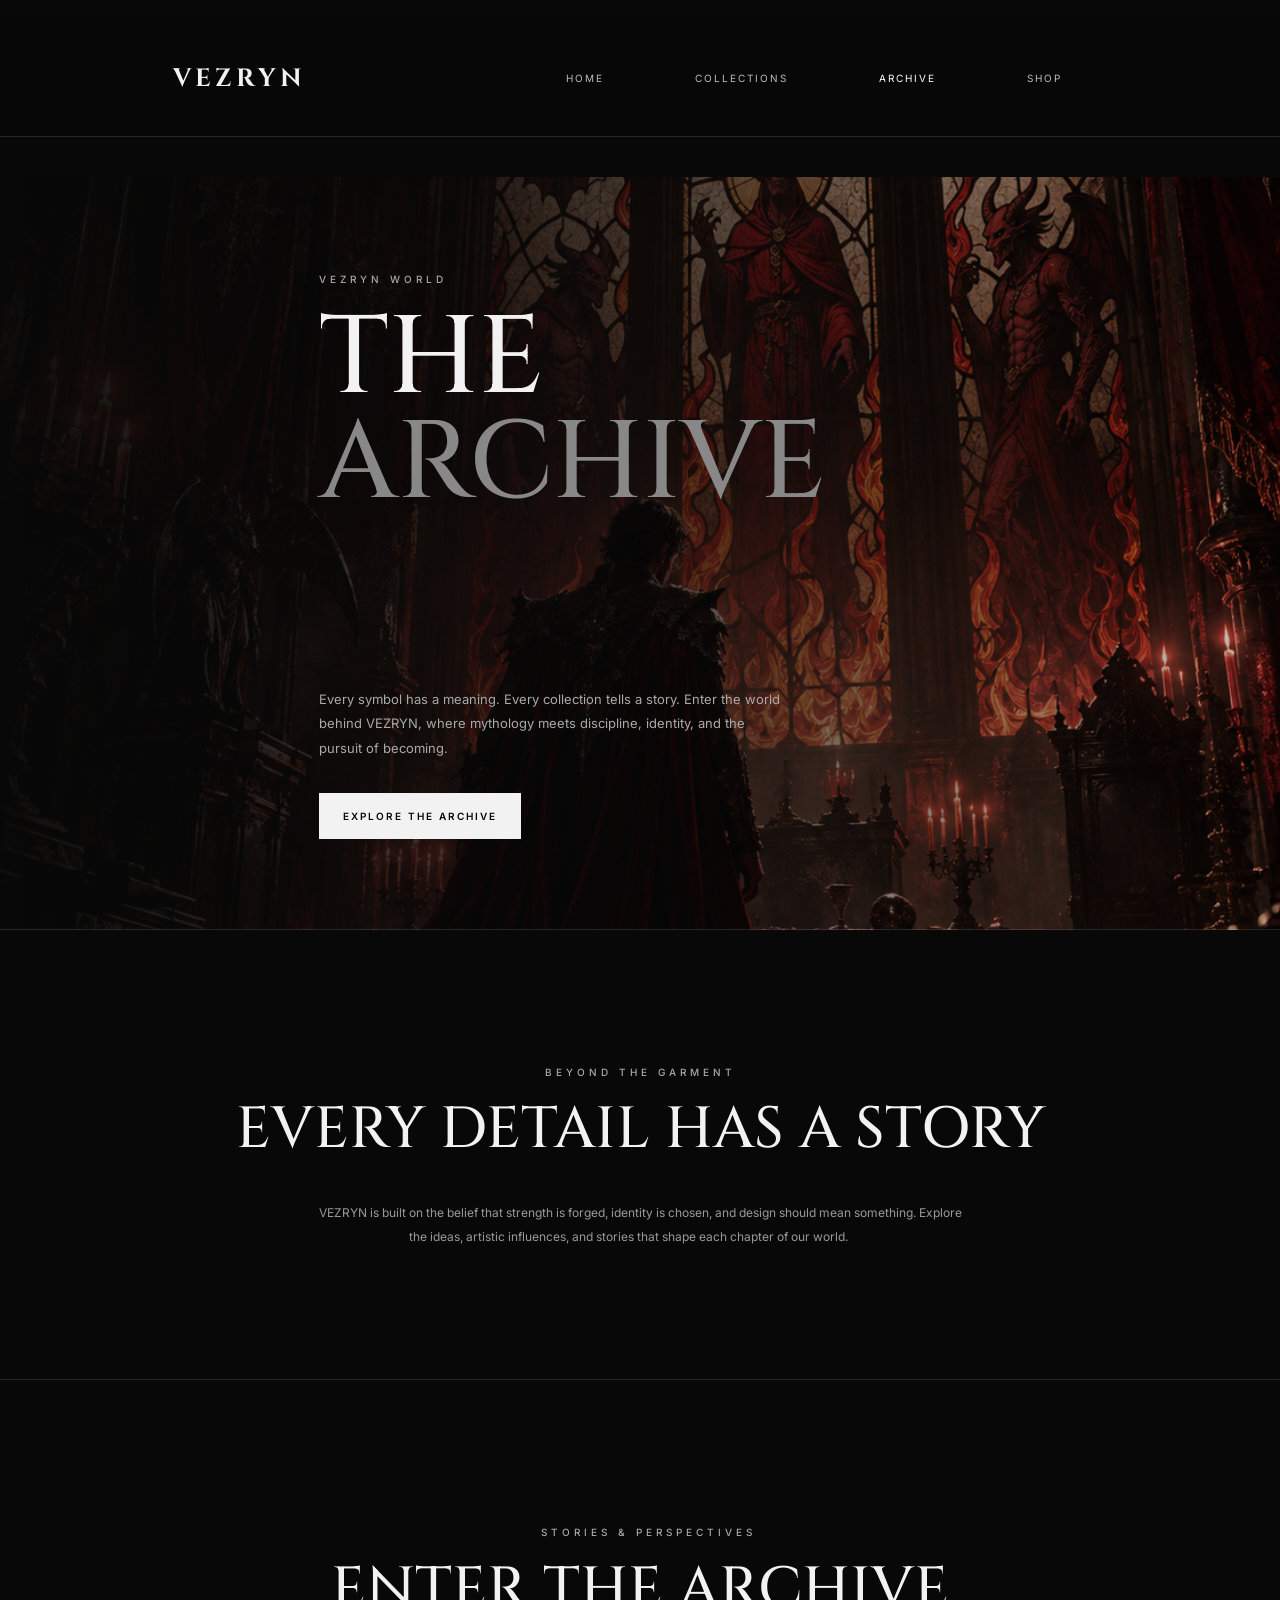
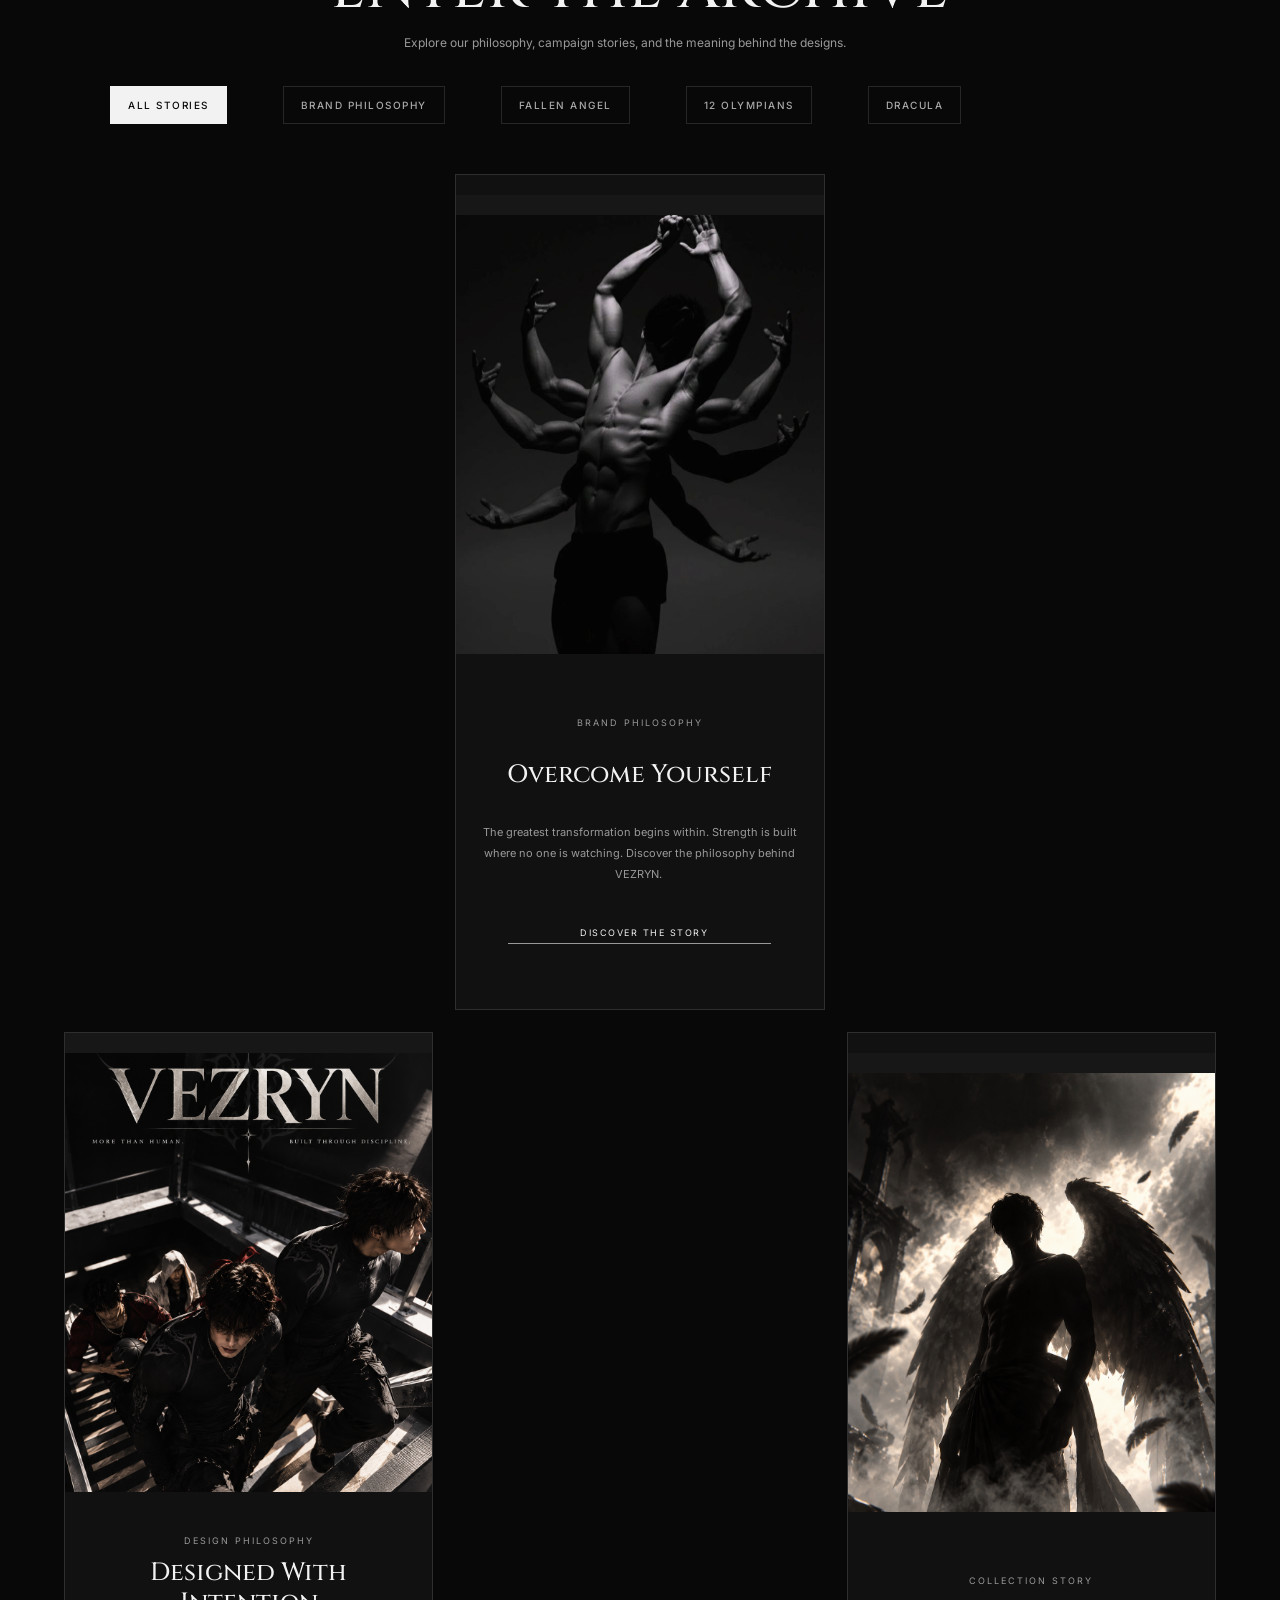
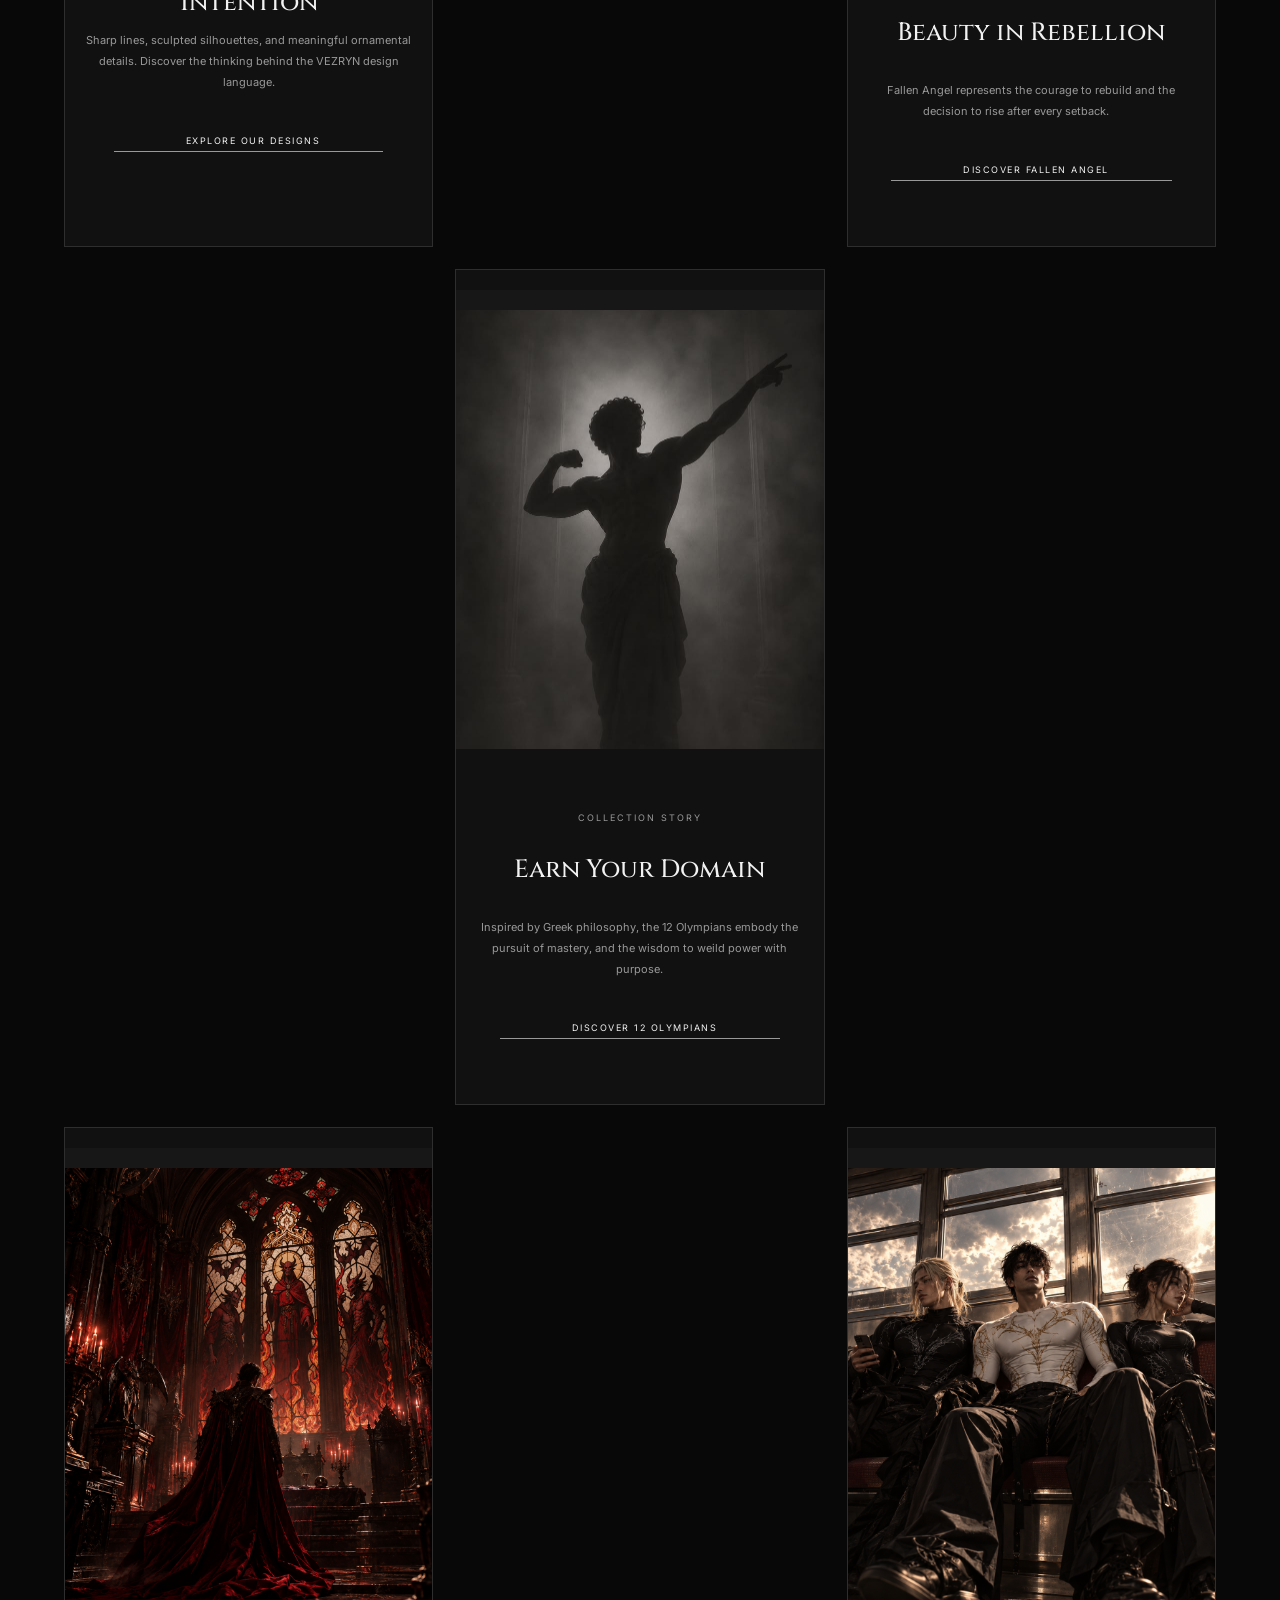
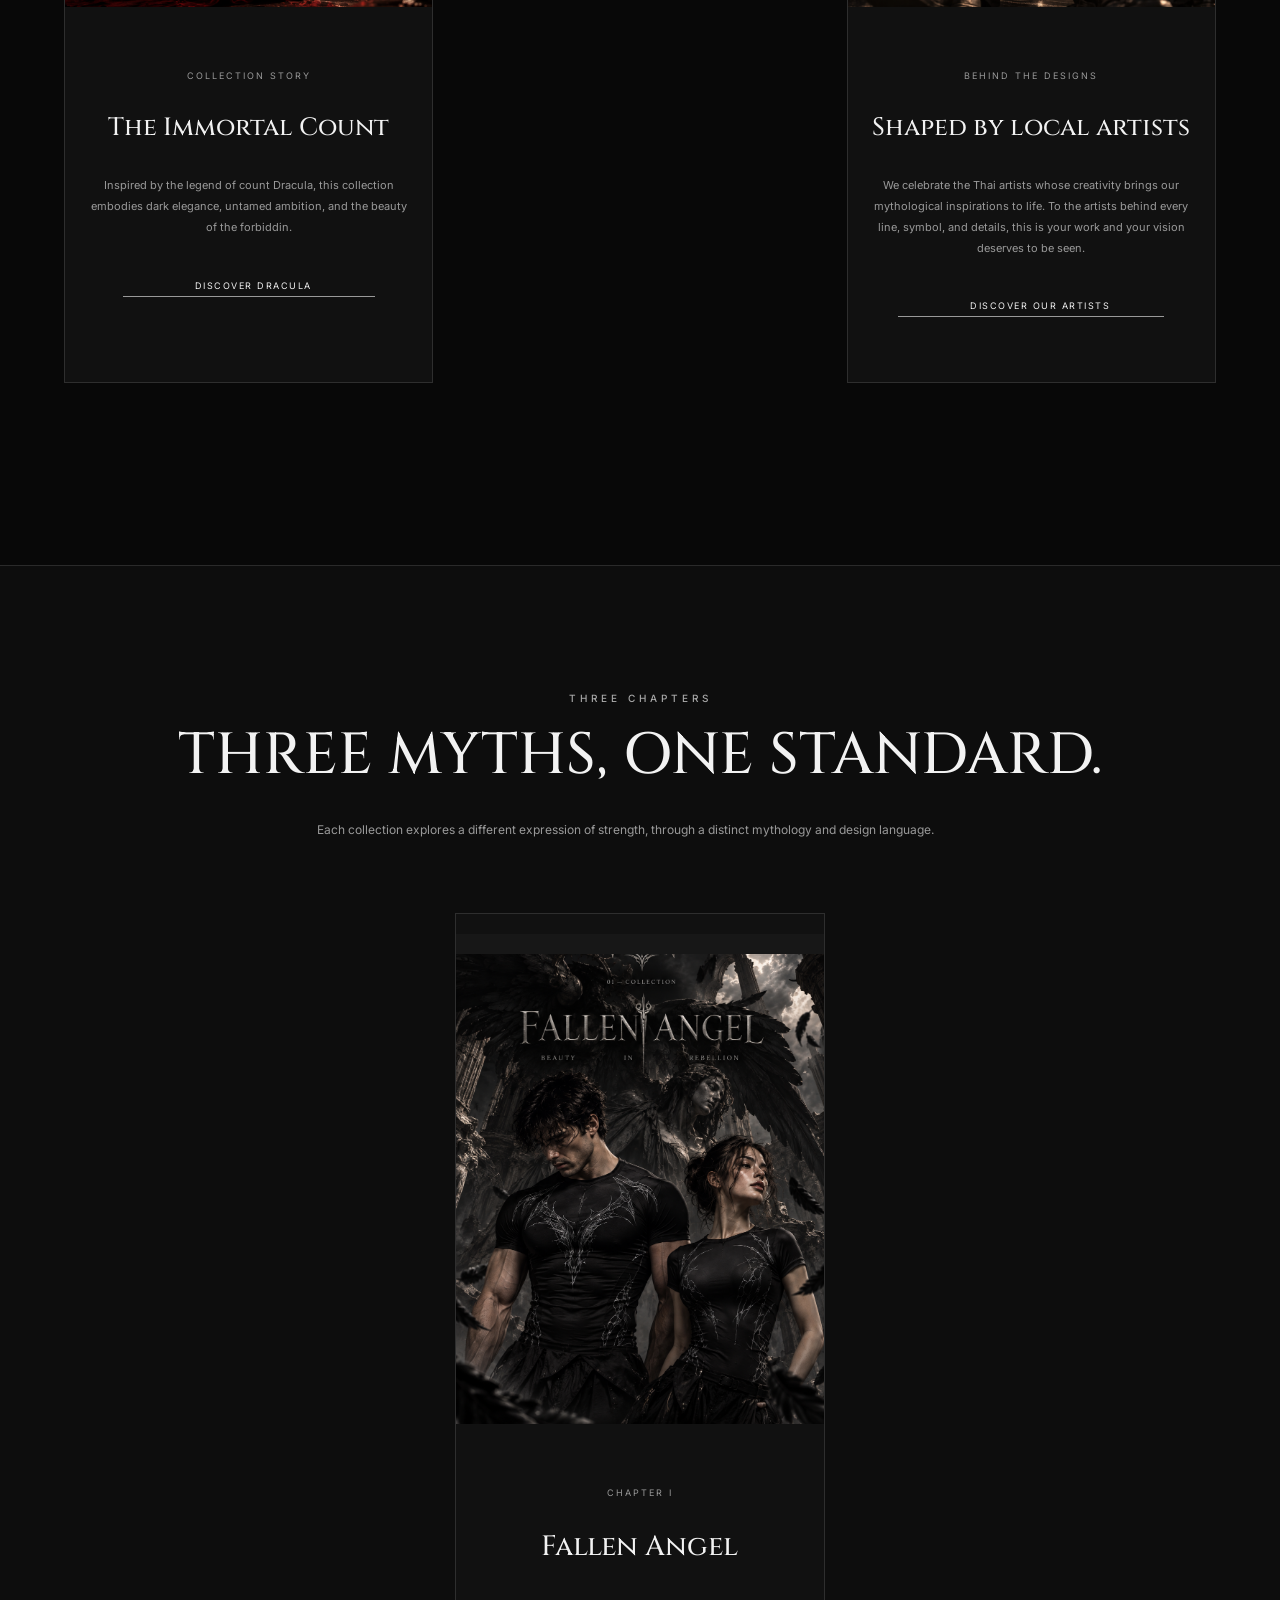
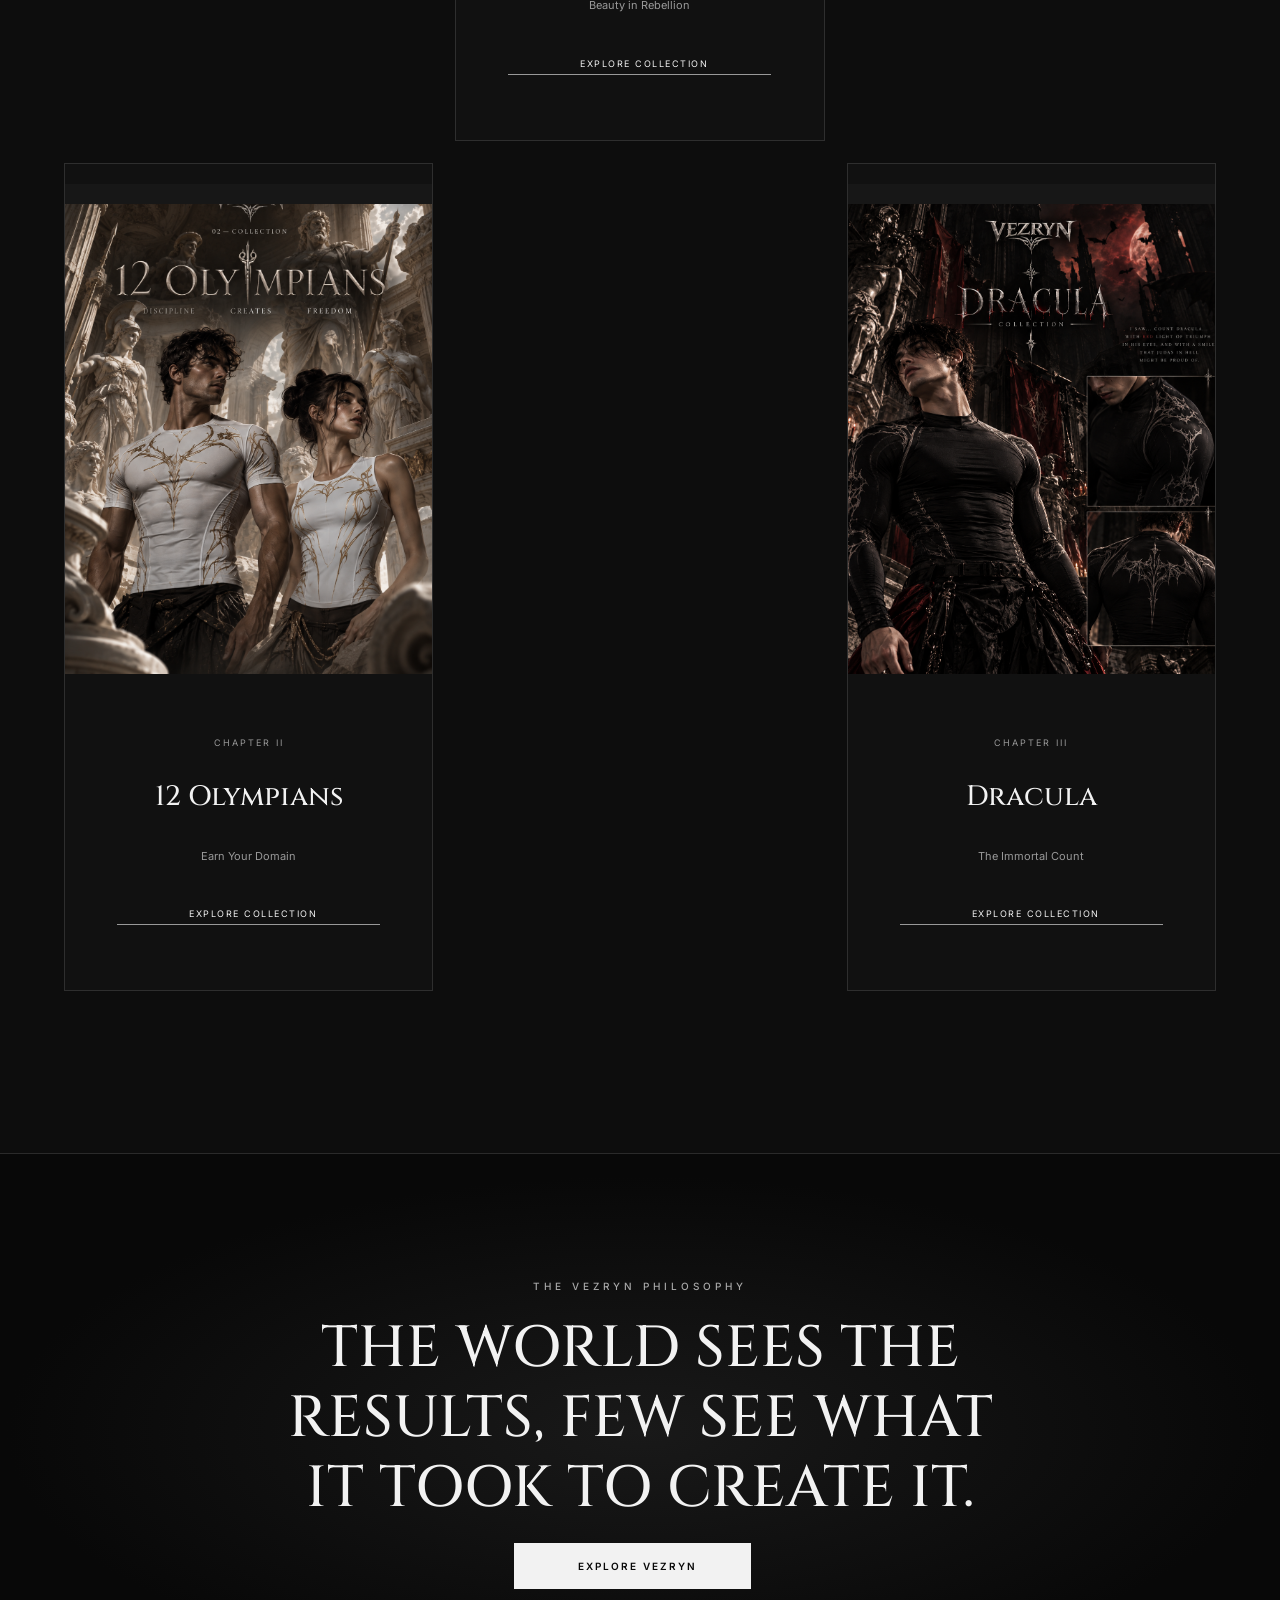
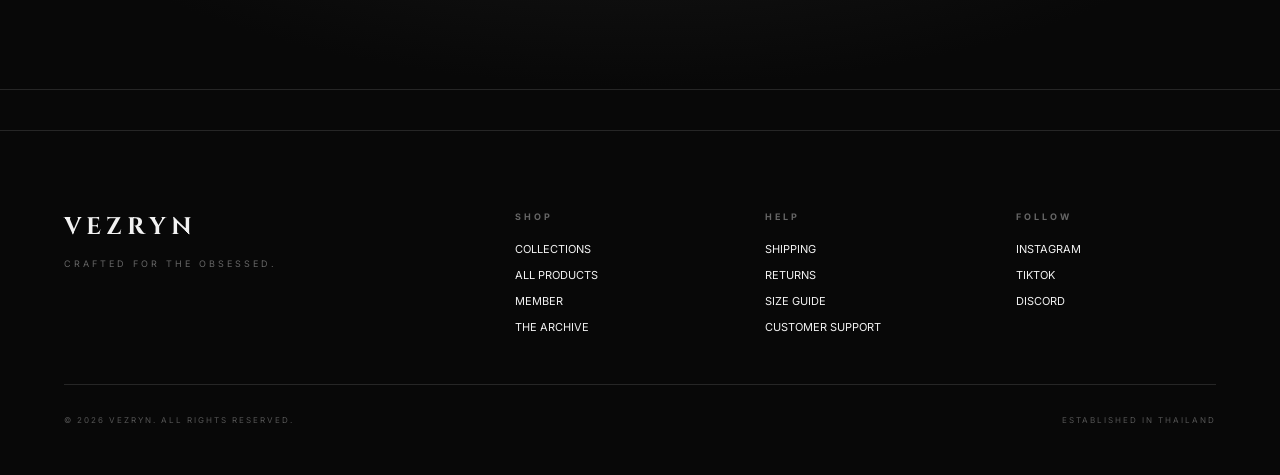
<file: archive.html>
<!doctype html>

<html lang="en">
  <head>
     
    <meta charset="UTF-8" />

     
    <meta name="viewport" content="width=device-width, initial-scale=1.0" />

     
    <meta
      name="description"
      content="Enter The VEZRYN Archive. Discover the stories, symbols, and mythology behind our performance fashion collections."
    />

     
    <title>The Archive | VEZRYN</title>

     
    <link rel="preconnect" href="https://fonts.googleapis.com" />

     
    <link rel="preconnect" href="https://fonts.gstatic.com" crossorigin />

     
    <link
      href="https://fonts.googleapis.com/css2?family=Cinzel:wght@400;500;600;700;800&family=Inter:wght@300;400;500;600;700&display=swap"
      rel="stylesheet"
    />

     
    <link rel="stylesheet" href="style.css" />
  </head>

  <body class="archive-page">
     
    <!-- NAVIGATION -->

     
    <header class="archive-nav">
         
      <div class="archive-container archive-nav-inner">
              <a href="index.html" class="archive-logo">VEZRYN</a>

             
        <nav class="archive-nav-links" aria-label="Main navigation">
                  <a href="index.html">Home</a>

                  <a href="index.html#collections">Collections</a>

                  <a href="#stories" class="active">Archive</a>

                  <a href="index.html#shop" class="optional-link">Shop</a>

               
        </nav>

           
      </div>

       
    </header>

     
    <main>
         
      <!-- HERO -->

         
      <section class="archive-hero">
             
        <div class="archive-container archive-hero-content">
            <span class="archive-eyebrow">VEZRYN World</span>
                 
          <h1>
            THE
            <span>ARCHIVE</span>  
          </h1>

                 
          <p>
            Every symbol has a meaning. Every collection tells a story.
            Enter the world behind VEZRYN, where mythology meets discipline, identity, and the pursuit of becoming.        
          </p>
          
          <a href="#stories" class="archive-btn">
            Explore the Archive
          </a>

               
        </div>

           
      </section>

         
      <!-- INTRODUCTION -->

         
      <section class="archive-intro">
             
        <div class="archive-container">
                  <span class="archive-eyebrow">Beyond the Garment</span>

                 
          <h2>EVERY DETAIL HAS A STORY</h2>
    
          <p>
            VEZRYN is built on the belief that strength is forged, identity is chosen, and design should mean something.
            Explore the ideas, artistic influences, and stories that shape each chapter of our world.        
          </p>
               
        </div>

           
      </section>

         
      <!-- STORY ARCHIVE -->

         
      <section class="archive-section" id="stories">
             
        <div class="archive-container">
                 
          <div class="archive-section-heading">
              <span class="archive-eyebrow">Stories & Perspectives</span>
            
            <h2>ENTER THE ARCHIVE</h2>

            <p>
            Explore our philosophy, campaign stories, and the meaning behind the designs.          
            </p>

        </div>
        
        <div
            class="archive-filters"
            role="group"
            aria-label="Filter archive stories"
        >
                     
            <button
              class="archive-filter active"
              type="button"
              data-filter="all"
              aria-pressed="true"
            >
              All Stories
            </button>

                     
            <button
              class="archive-filter"
              type="button"
              data-filter="brand"
              aria-pressed="false"
            >
              Brand Philosophy
            </button>

                     
            <button
              class="archive-filter"
              type="button"
              data-filter="fallen"
              aria-pressed="false"
            >
              Fallen Angel
            </button>

                     
            <button
              class="archive-filter"
              type="button"
              data-filter="olympians"
              aria-pressed="false"
            >
              12 Olympians
            </button>

                     
            <button
              class="archive-filter"
              type="button"
              data-filter="dracula"
              aria-pressed="false"
            >
              Dracula
            </button>

                   
          </div>

                 
          <div class="archive-grid">
                     
            <!-- STORY 1 -->

                     
            <article class="archive-card" data-category="brand">
                         
              <div class="archive-card-image">
                             
                <img
                  src="Photos/Story1.jpg"
                  alt="VEZRYN dark performance fashion campaign"
                  loading="lazy"
                />

                           
              </div>

                         
              <div class="archive-card-content">
                             
                <span class="archive-card-meta">Brand Philosophy</span>

                             
                <h3>Overcome Yourself</h3>

                             
                <p>
                    The greatest transformation begins within. Strength is built where no one is watching. Discover the philosophy behind VEZRYN. 
                </p>

                             
                <a class="archive-card-link" href="blog.html?article=brand-philosophy">
                                  Discover the story                
                </a>

                           
              </div>

                       
            </article>

                     
            <!-- STORY 2 -->

                     
            <article class="archive-card" data-category="brand">
                <div class="archive-card-image">
                             
                <img
                src="Photos/Content01.png"
                alt="VEZRYN ornamental compression shirt detail"
                loading="lazy"
                />
                </div>
              
              <div class="archive-card-content">
                             
                <span class="archive-card-meta">Design Philosophy</span>

                <h3>Designed With Intention</h3>
                <p>
                    Sharp lines, sculpted silhouettes, and meaningful ornamental details.
                    Discover the thinking behind the VEZRYN design language.
                </p>

                             
                <a class="archive-card-link" href="blog.html?article=design-philosophy">
                                  Explore our designs                

                </a>

                           
              </div>

                       
            </article>

                     
            <!-- STORY 3 -->

                     
            <article class="archive-card" data-category="fallen">
                         
              <div class="archive-card-image">
                             
                <img
                  src="Photos/Fallen_Cover.png"
                  alt="VEZRYN Fallen Angel collection artwork"
                  loading="lazy"
                />

                           
              </div>

                         
              <div class="archive-card-content">
                             
                <span class="archive-card-meta">Collection Story</span>

                             
                <h3>Beauty in Rebellion</h3>

                             
                <p>
                    Fallen Angel represents the courage to rebuild and the decision to rise after every setback.          
                </p>

                             
                <a class="archive-card-link" href="blog.html?article=collection-story-fallen">
                                  Discover Fallen Angel                
                </a>

                           
              </div>

                       
            </article>

                     
            <!-- STORY 4 -->

                     
            <article class="archive-card" data-category="olympians">
                         
              <div class="archive-card-image">
                             
                <img
                  src="Photos/Greek_Cover.jpg"
                  alt="VEZRYN 12 Olympians collection artwork"
                  loading="lazy"
                />

                           
              </div>

                         
              <div class="archive-card-content">
                             
                <span class="archive-card-meta">Collection Story</span>

                             
                <h3>Earn Your Domain</h3>
                             
                <p>
                    Inspired by Greek philosophy, the 12 Olympians embody the pursuit of mastery, and the wisdom to weild power with purpose.
                </p>
                             
                <a class="archive-card-link" href="blog.html?article=collection-story-olympians">
                                  Discover 12 Olympians                
                </a>

                           
              </div>

                       
            </article>

                     
            <!-- STORY 5 -->

                     
            <article class="archive-card" data-category="dracula">
                         
              <div class="archive-card-image">
                             
                <img
                  src="Photos/Cover_Dracula.png"
                  alt="VEZRYN Sun Wukong collection artwork"
                  loading="lazy"
                />

                           
              </div>

                         
              <div class="archive-card-content">
                             
                <span class="archive-card-meta">Collection Story</span>

                             
                <h3>The Immortal Count</h3>

                             
                <p>
                    Inspired by the legend of count Dracula, this collection embodies dark elegance, untamed ambition, and the beauty of the forbiddin.
                </p>

                             
                <a class="archive-card-link" href="blog.html?article=collection-story-dracula">
                                  Discover Dracula                
                </a>

                           
              </div>

                       
            </article>

                     
            <!-- STORY 6 -->

                     
            <article class="archive-card" data-category="brand">
                         
              <div class="archive-card-image">
                             
                <img
                  src="Photos/Content03.png"
                  alt="VEZRYN mythological campaign editorial"
                  loading="lazy"
                />

                           
              </div>

                         
              <div class="archive-card-content">
                             
                <span class="archive-card-meta">Behind the Designs</span>

                             
                <h3>Shaped by local artists</h3>

                             
                <p>
                    We celebrate the Thai artists whose creativity brings our mythological inspirations to life. To the artists behind every line, symbol, and details, this is your work and your vision deserves to be seen.
                </p>

                             
                <a class="archive-card-link" href="blog.html?article=behind-the-designs">
                                  Discover our artists            
                </a>

                           
              </div>

                       
            </article>

                   
          </div>

               
        </div>

           
      </section>

         
      <!-- COLLECTIONS -->

         
      <section class="archive-section archive-collections" id="collections">
             
        <div class="archive-container">
                 
          <div class="archive-section-heading">
                      <span class="archive-eyebrow">Three Chapters</span>

                     
            <h2>THREE MYTHS, ONE STANDARD.</h2>

                     
            <p>
                Each collection explores a different expression of strength, through a distinct mythology and design language.          
            </p>

                   
          </div>

                 
          <div class="archive-grid">
                     
            <article class="archive-card archive-collection-card">
                         
              <div class="archive-card-image">
                             
                <img
                  src="Photos/Fallen_Angel.png"
                  alt="Fallen Angel collection"
                  loading="lazy"
                />

                           
              </div>

                         
              <div class="archive-card-content">
                              <span class="archive-card-meta">Chapter I</span>

                             
                <h3>Fallen Angel</h3>

                             
                <p>Beauty in Rebellion</p>

                             
                <a class="archive-card-link" href="index.html#collections">
                                  Explore Collection                
                </a>

                           
              </div>

                       
            </article>

                     
            <article class="archive-card archive-collection-card">
                         
              <div class="archive-card-image">
                             
                <img
                  src="Photos/12_Olympians.png"
                  alt="12 Olympians collection"
                  loading="lazy"
                />

                           
              </div>

                         
              <div class="archive-card-content">
                              <span class="archive-card-meta">Chapter II</span>

                             
                <h3>12 Olympians</h3>

                             
                <p>Earn Your Domain</p>

                             
                <a class="archive-card-link" href="index.html#collections">
                                  Explore Collection                
                </a>

                           
              </div>

                       
            </article>

                     
            <article class="archive-card archive-collection-card">
                         
              <div class="archive-card-image">
                             
                <img
                  src="Photos/Dracula.png"
                  alt="Sun Wukong collection"
                  loading="lazy"
                />

                           
              </div>

                         
              <div class="archive-card-content">
                              <span class="archive-card-meta">Chapter III</span>

                             
                <h3>Dracula</h3>

                             
                <p>The Immortal Count</p>

                             
                <a class="archive-card-link" href="index.html#collections">
                                  Explore Collection                
                </a>

                           
              </div>

                       
            </article>

                   
          </div>

               
        </div>

           
      </section>

         
      <!-- MANIFESTO -->

         
      <section class="archive-manifesto" id="manifesto">
              <span class="archive-eyebrow">The VEZRYN Philosophy</span>

             
        <h2>
            THE WORLD SEES THE RESULTS,
            FEW SEE WHAT IT TOOK TO CREATE IT.
        </h2>


        <a href="index.html#collections" class="archive-btn">
                  Explore VEZRYN      
        </a>

           
      </section>

       
    </main>

     
    <!-- FOOTER -->
     <footer>

    <div class="footer-brand">

        <h2>VEZRYN</h2>

        <p>
            CRAFTED FOR THE OBSESSED.
        </p>

    </div>


    <div class="footer-column">

        <h4>SHOP</h4>

        <a href="#collections">Collections</a>
        <a href="#shop">All Products</a>
        <a href="#member">Member</a>
        <a href="archive.html">The Archive</a>

    </div>


    <div class="footer-column">

        <h4>HELP</h4>

        <a href="#">Shipping</a>
        <a href="#">Returns</a>
        <a href="#">Size Guide</a>
        <a href="#">Customer Support</a>

    </div>


    <div class="footer-column">

        <h4>FOLLOW</h4>

        <a href="https://www.instagram.com/vezrynofficial/"
        target="_blank"
        rel="noopener noreferrer">Instagram</a>
        <a href="#">TikTok</a>
        <a href="https://discord.gg/emNHEdGa5"
        target="_blank"
        rel="noopener noreferrer">DISCORD</a>

    </div>


    <div class="footer-bottom">

        <p>© 2026 VEZRYN. ALL RIGHTS RESERVED.</p>

        <p>ESTABLISHED IN THAILAND</p>

    </div>

</footer>

     
    <script>
      // Archive category filters

      const filterButtons = document.querySelectorAll(".archive-filter");

      const storyCards = document.querySelectorAll(
        ".archive-card[data-category]",
      );

      filterButtons.forEach((button) => {
        button.addEventListener("click", () => {
          const selected = button.dataset.filter;

          filterButtons.forEach((item) => {
            const isActive = item === button;

            item.classList.toggle("active", isActive);

            item.setAttribute("aria-pressed", String(isActive));
          });

          storyCards.forEach((card) => {
            card.hidden =
              selected !== "all" && card.dataset.category !== selected;
          });
        });
      }); // Automatic copyright year

      document.getElementById("archive-year").textContent =
        new Date().getFullYear();
    </script>
  </body>
</html>
</file>
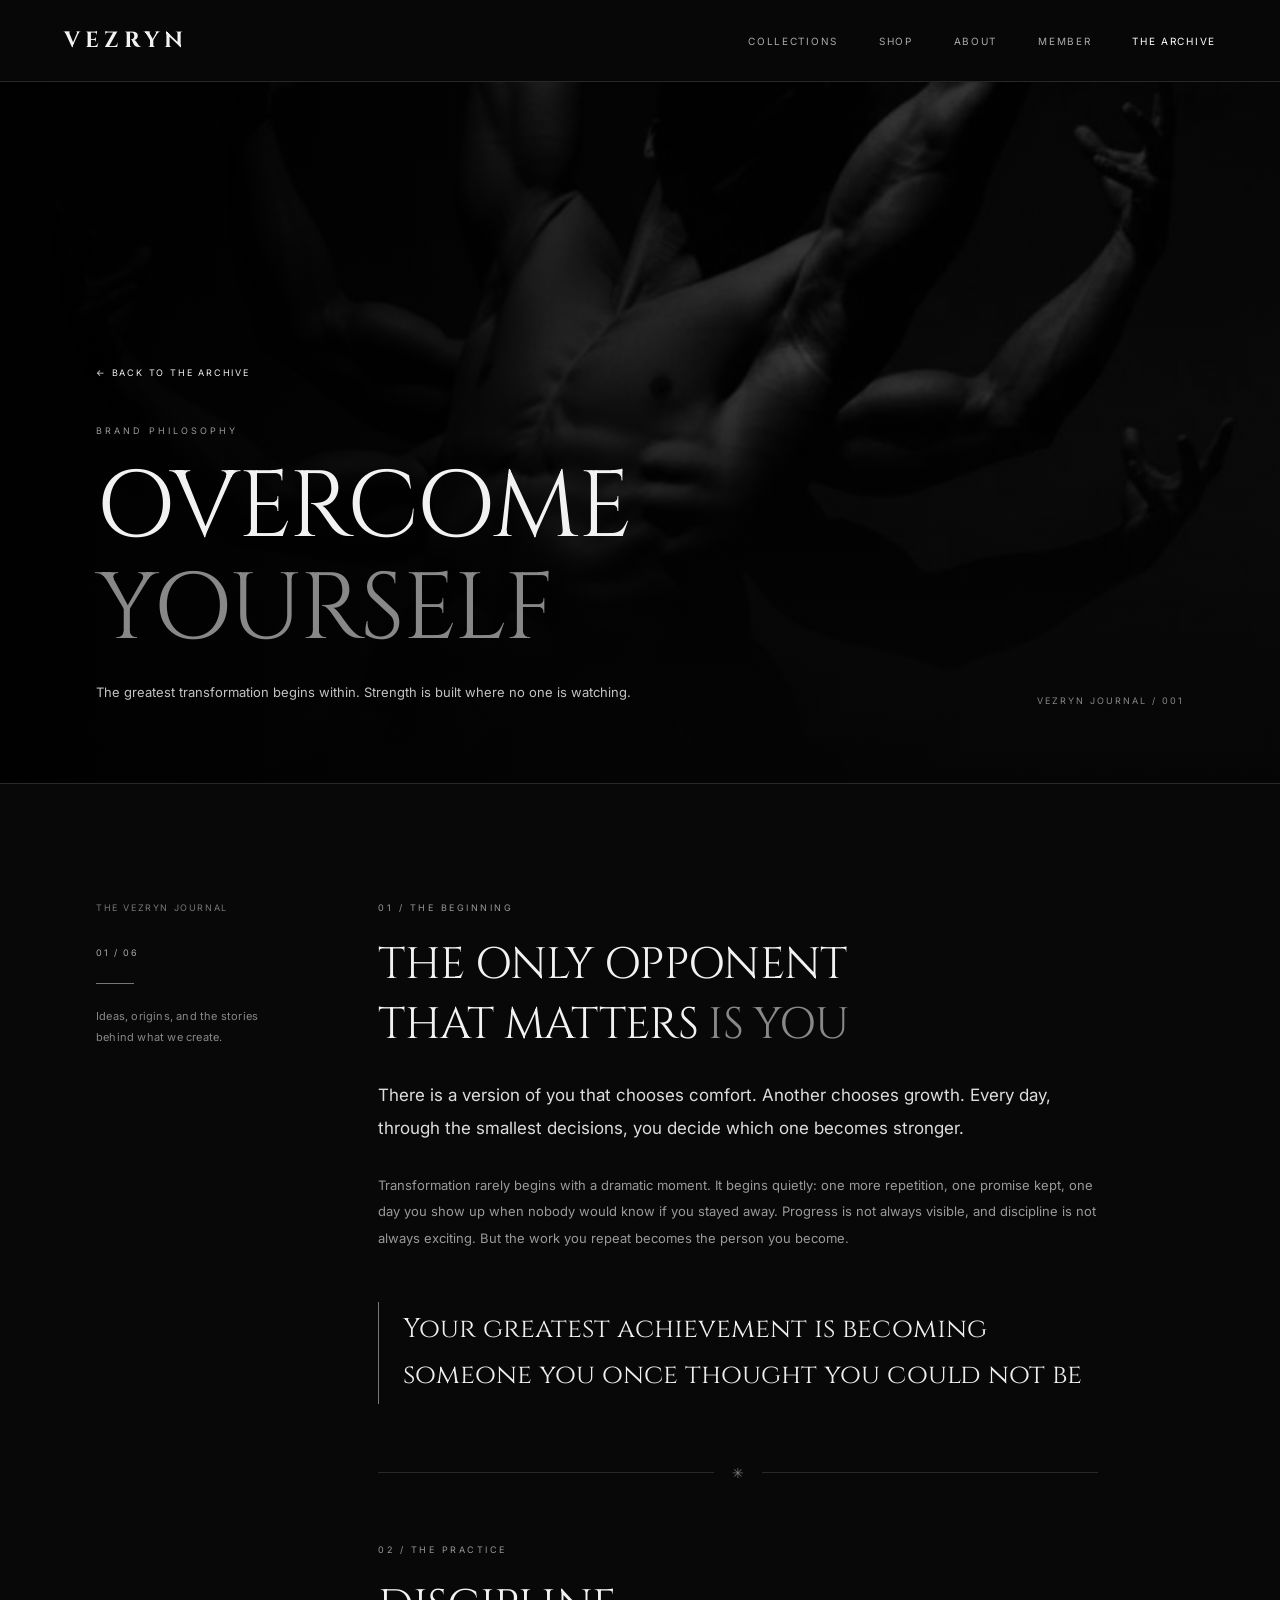
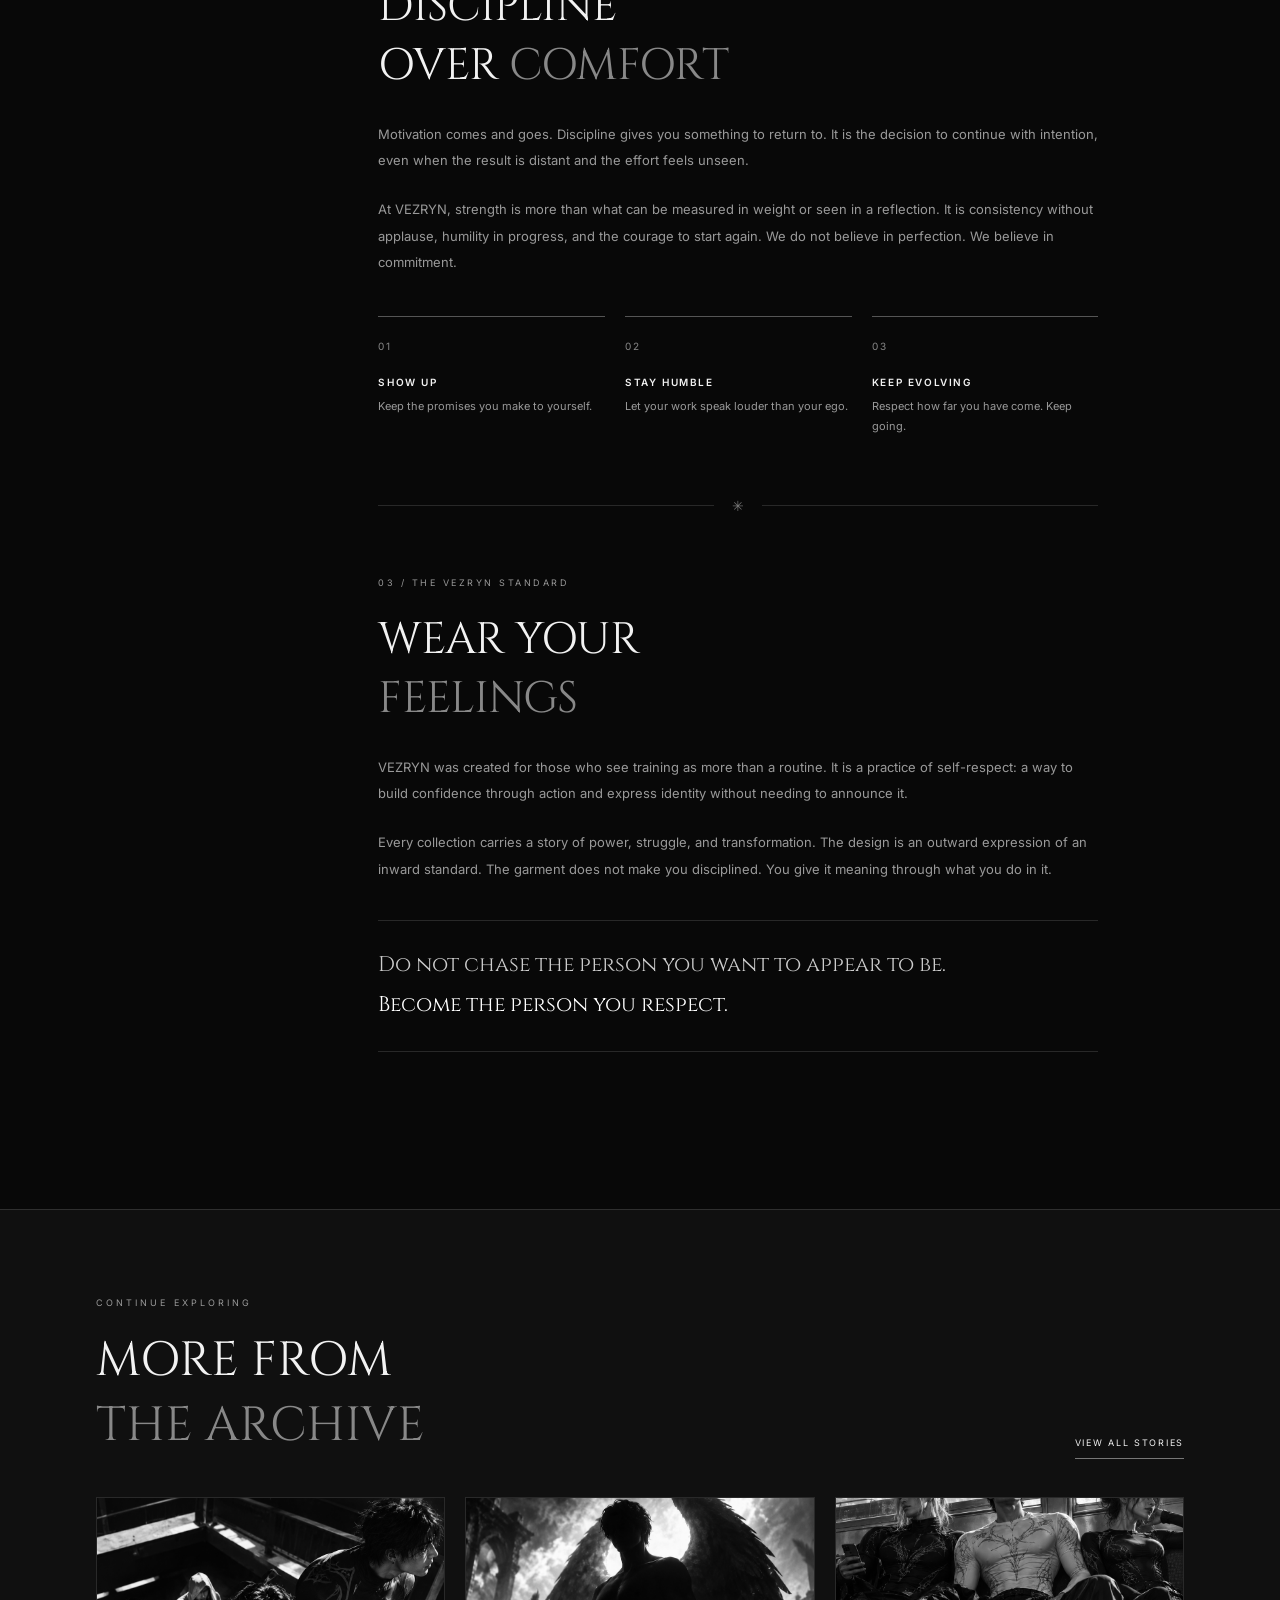
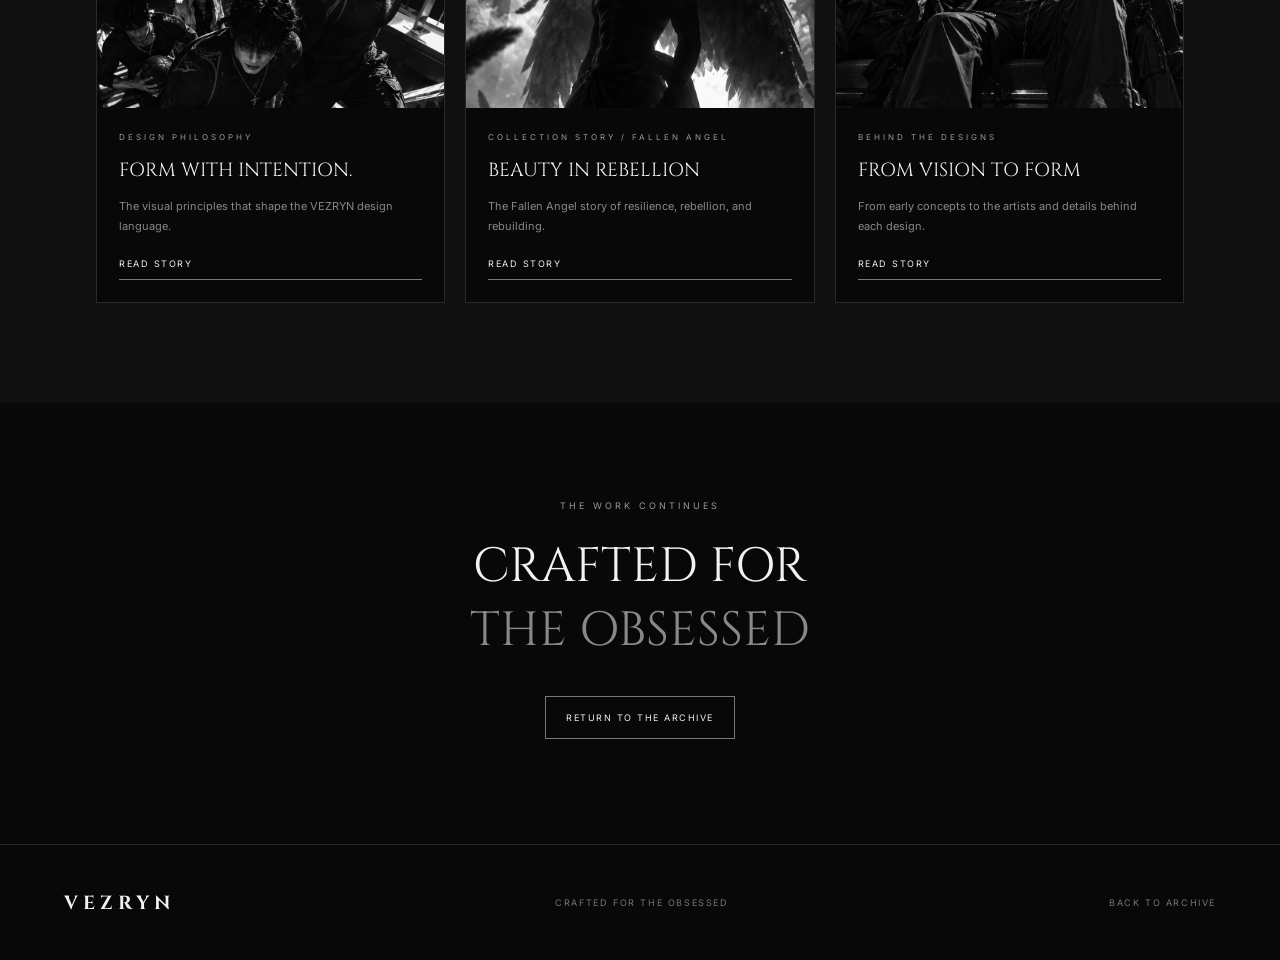
<file: blog.html>
<!doctype html>
<html lang="en">
<head>
  <meta charset="UTF-8">
  <meta name="viewport" content="width=device-width, initial-scale=1.0">
  <meta name="description" content="Explore the philosophy, mythology, and creative process behind VEZRYN.">
  <title>VEZRYN Journal</title>
  <link rel="preconnect" href="https://fonts.googleapis.com">
  <link rel="preconnect" href="https://fonts.gstatic.com" crossorigin>
  <link href="https://fonts.googleapis.com/css2?family=Cinzel:wght@400;500;600;700;800&family=Inter:wght@300;400;500;600;700&display=swap" rel="stylesheet">
  <link rel="stylesheet" href="blog.css">
  <script src="blog.js" defer></script>
</head>
<body class="vezryn-blog">
  <header class="blog-nav">
    <a href="index.html" class="blog-logo">VEZRYN</a>
    <nav class="blog-nav-links" aria-label="Main navigation">
      <a href="index.html#collections">Collections</a>
      <a href="index.html#shop">Shop</a>
      <a href="index.html#about">About</a>
      <a href="index.html#member">Member</a>
      <a href="archive.html" class="active">The Archive</a>
    </nav>
    <button class="blog-menu-toggle" type="button" aria-expanded="false" aria-label="Open navigation">MENU</button>
  </header>

  <main>
    <section class="blog-hero" id="blogHero">
      <div class="blog-hero-image" id="blogHeroImage"></div>
      <div class="blog-hero-shade"></div>
      <div class="blog-hero-content">
        <a href="archive.html" class="blog-back-link">← BACK TO THE ARCHIVE</a>
        <p class="blog-eyebrow" id="blogCategory">BRAND PHILOSOPHY</p>
        <h1 id="blogTitle">OVERCOME<br><span>YOURSELF</span></h1>
        <p class="blog-subtitle" id="blogSubtitle">The greatest transformation begins within.</p>
        <p class="blog-issue" id="blogIssue">VEZRYN JOURNAL / 001</p>
      </div>
    </section>

    <div class="blog-content-wrap">
      <aside class="blog-aside">
        <p>THE VEZRYN JOURNAL</p>
        <span id="blogAsideNumber">01 / 06</span>
        <div class="blog-aside-line"></div>
        <p class="blog-aside-note">Ideas, origins, and the stories behind what we create.</p>
      </aside>
      <article class="blog-article" id="blogArticle" aria-live="polite"></article>
    </div>

    <section class="blog-related">
      <div class="blog-related-heading">
        <div>
          <p class="blog-eyebrow">CONTINUE EXPLORING</p>
          <h2>MORE FROM<br><span>THE ARCHIVE</span></h2>
        </div>
        <a href="archive.html" class="blog-all-stories">VIEW ALL STORIES</a>
      </div>
      <div class="blog-related-grid" id="blogRelatedGrid"></div>
    </section>

    <section class="blog-end">
      <p class="blog-eyebrow">THE WORK CONTINUES</p>
      <h2>CRAFTED FOR<br><span>THE OBSESSED</span></h2>
      <a href="archive.html" class="blog-outline-link">RETURN TO THE ARCHIVE</a>
    </section>
  </main>

  <footer class="blog-footer">
    <a href="index.html" class="blog-logo">VEZRYN</a>
    <p>CRAFTED FOR THE OBSESSED</p>
    <a href="archive.html">BACK TO ARCHIVE</a>
  </footer>
</body>
</html>
</file>
<file: style.css>
/* =========================================================

   VEZRYN — GLOBAL

========================================================= */

* {

    margin: 0;

    padding: 0;

    box-sizing: border-box;

}

html {

    scroll-behavior: smooth;

}

body {

    background: #080808;

    color: #f2f2f2;

    font-family: "Inter", sans-serif;

    overflow-x: hidden;

}

a {

    color: inherit;

    text-decoration: none;

}

button,

input {

    font-family: inherit;

}

img {

    width: 100%;

    display: block;

    object-fit: cover;

}

/* =========================================================

   VARIABLES

========================================================= */

:root {

    --black: #080808;

    --dark: #111111;

    --grey: #8a8a8a;

    --light: #f2f2f2;

    --border: rgba(255,255,255,0.12);

    --serif: "Cinzel", serif;

}

/* =========================================================

   NAVIGATION

========================================================= */

.navbar {

    height: 82px;

    padding: 0 5vw;

    display: flex;

    align-items: center;

    justify-content: space-between;

    position: fixed;

    top: 0;

    left: 0;

    width: 100%;

    z-index: 100;

    background: rgba(8,8,8,0.72);

    backdrop-filter: blur(16px);

    border-bottom: 1px solid var(--border);

}

.logo {

    font-family: var(--serif);

    font-size: 22px;

    font-weight: 700;

    letter-spacing: 5px;

}

.nav-links {

    display: flex;

    gap: 40px;

}

.nav-links a {

    font-size: 11px;

    letter-spacing: 2px;

    text-transform: uppercase;

    color: #cfcfcf;

    transition: 0.3s;

}

.nav-links a:hover {

    color: white;

}

.nav-actions {

    display: flex;

    gap: 12px;

}

.icon-button {

    background: none;

    border: none;

    color: white;

    cursor: pointer;

    font-size: 18px;

    position: relative;

}

#cartCount {

    position: absolute;

    top: -7px;

    right: -9px;

    width: 15px;

    height: 15px;

    display: flex;

    align-items: center;

    justify-content: center;

    background: white;

    color: black;

    border-radius: 50%;

    font-size: 8px;

}

/* =========================================================

   HERO

========================================================= */

.hero {

    min-height: 100vh;

    display: flex;

    align-items: center;

    padding: 150px 8vw 80px;

    position: relative;

    background:

        linear-gradient(

            90deg,

            rgba(0,0,0,0.95),

            rgba(0,0,0,0.35),

            rgba(0,0,0,0.7)

        ),

        url("assets/hero.jpg");

    background-size: cover;

    background-position: center;

}

.hero-content {

    max-width: 700px;

}

.eyebrow {

    font-size: 10px;

    letter-spacing: 4px;

    color: #999;

    margin-bottom: 20px;

}

.hero h1 {

    font-family: var(--serif);

    font-size: clamp(55px, 8vw, 125px);

    line-height: 0.9;

    letter-spacing: -2px;

}

.hero h1 span {

    color: #888;

}

.hero-description {

    max-width: 430px;

    color: #aaa;

    margin: 35px 0;

    line-height: 1.7;

}

.primary-button {

    display: inline-block;

    padding: 15px 28px;

    background: white;

    color: black;

    border: 1px solid white;

    font-size: 10px;

    font-weight: 600;

    letter-spacing: 2px;

    cursor: pointer;

    transition: 0.3s;

}

.primary-button:hover {

    background: transparent;

    color: white;

}

.hero-scroll {

    position: absolute;

    bottom: 35px;

    left: 8vw;

    font-size: 9px;

    letter-spacing: 3px;

    color: #888;

}

.hero-scroll span {

    margin-left: 15px;

}

/* =========================================================

   STATEMENT

========================================================= */

.statement {

    text-align: center;

    max-width: 850px;

    margin: auto;

    padding: 160px 30px;

}

.statement h2 {

    font-family: var(--serif);

    font-size: clamp(45px, 6vw, 85px);

    line-height: 1;

    margin-bottom: 35px;

}

.statement h2 span {

    color: #777;

}

.statement > p:last-child {

    max-width: 600px;

    margin: auto;

    color: #888;

    line-height: 1.8;

}

/* =========================================================

   COLLECTIONS

========================================================= */

.collections-section,

.shop-section {

    padding: 100px 5vw;

}

.section-heading {

    display: flex;

    justify-content: space-between;

    margin-bottom: 50px;

}

.section-heading h2 {

    font-family: var(--serif);

    font-size: clamp(35px, 5vw, 70px);

    line-height: 1;

}

.collection-grid {

    display: grid;

    grid-template-columns: repeat(3, 1fr);

    gap: 15px;

}

.collection-card {

    background: #111;

    overflow: hidden;

}

.collection-image {

    height: 650px;

    position: relative;

    overflow: hidden;

}

.collection-image img {

    height: 100%;

    transition: transform 0.8s;

}

.collection-card:hover img {

    transform: scale(1.05);

}

.collection-info {

    padding: 25px;

}

.collection-info p {

    font-size: 9px;

    letter-spacing: 3px;

    color: #777;

    margin-bottom: 12px;

}

.collection-info h3 {

    font-family: var(--serif);

    font-size: 27px;

    margin-bottom: 8px;

}

.collection-info span {

    font-size: 12px;

    color: #777;

}

.text-link {

    display: block;

    margin-top: 25px;

    font-size: 9px;

    letter-spacing: 3px;

}

.limited-badge {

    position: absolute;

    top: 20px;

    right: 20px;

    z-index: 2;

    background: white;

    color: black;

    padding: 10px 14px;

    font-size: 9px;

    letter-spacing: 2px;

}

/* =========================================================

   PRODUCTS

========================================================= */

.product-grid {

    display: grid;

    grid-template-columns: repeat(3, 1fr);

    gap: 18px;

}

.product-image {

    height: 600px;

    background: #111;

    position: relative;

    overflow: hidden;

}

.product-image img {

    height: 100%;

    transition: 0.6s;

}

.product-card:hover .product-image img {

    transform: scale(1.03);

}

.product-label {

    position: absolute;

    top: 15px;

    left: 15px;

    z-index: 2;

    background: white;

    color: black;

    padding: 8px 12px;

    font-size: 8px;

    letter-spacing: 2px;

}

.product-label.limited {

    background: #222;

    color: white;

}

.quick-add {

    position: absolute;

    bottom: -60px;

    left: 0;

    width: 100%;

    padding: 17px;

    background: white;

    color: black;

    border: none;

    font-size: 9px;

    letter-spacing: 2px;

    cursor: pointer;

    transition: 0.3s;

}

.product-card:hover .quick-add {

    bottom: 0;

}

.product-info {

    padding: 18px 0;

    display: flex;

    justify-content: space-between;

    gap: 20px;

}

.product-info p {

    color: #777;

    font-size: 8px;

    letter-spacing: 2px;

    margin-bottom: 8px;

}

.product-info h3 {

    font-size: 13px;

    font-weight: 400;

}

.product-info strong {

    font-size: 12px;

    white-space: nowrap;

}

/* =========================================================

   WUKONG CAMPAIGN

========================================================= */

.campaign {

    min-height: 700px;

    display: flex;

    align-items: center;

    padding: 100px 8vw;

    position: relative;

    overflow: hidden;

    background:

        linear-gradient(

            90deg,

            #050505 15%,

            rgba(5,5,5,0.75),

            rgba(5,5,5,0.2)

        ),

        url("Photos/Sun_Wukong.png");

    background-size: cover;

    background-position: center;

}

.campaign-content {

    max-width: 600px;

}

.campaign h2 {

    font-family: var(--serif);

    font-size: clamp(45px, 7vw, 90px);

    line-height: 0.95;

    margin-bottom: 30px;

}

.campaign h2 span {

    color: #888;

}

.campaign-content > p:not(.eyebrow) {

    max-width: 480px;

    color: #aaa;

    line-height: 1.7;

    margin-bottom: 35px;

}

.campaign-number {

    position: absolute;

    right: 7vw;

    bottom: -70px;

    font-family: var(--serif);

    font-size: 300px;

    color: rgba(255,255,255,0.04);

}

/* =========================================================

   ABOUT

========================================================= */

.about-section {

    display: grid;

    grid-template-columns: 1fr 1fr;

    gap: 100px;

    padding: 160px 8vw;

}

.about-title h2 {

    font-family: var(--serif);

    font-size: clamp(45px, 6vw, 85px);

    line-height: 0.95;

}

.about-title h2 span {

    color: #777;

}

.about-text {

    max-width: 500px;

    color: #888;

    line-height: 1.8;

    font-size: 15px;

}

.about-text p {

    margin-bottom: 25px;

}

.signature {

    font-family: var(--serif);

    color: white;

    font-size: 25px;

    letter-spacing: 5px;

}

/* =========================================================

   MEMBER

========================================================= */

.member-section {

    min-height: 600px;

    display: flex;

    align-items: center;

    justify-content: center;

    text-align: center;

    padding: 100px 30px;

    background:

        linear-gradient(

            rgba(0,0,0,0.65),

            rgba(0,0,0,0.85)

        ),

        url("assets/member.jpg");

    background-size: cover;

    background-position: center;

}

.member-content {

    max-width: 700px;

}

.member-content h2 {

    font-family: var(--serif);

    font-size: clamp(45px, 6vw, 80px);

    line-height: 1;

    margin-bottom: 25px;

}

.member-content h2 span {

    color: #777;

}

.member-content > p:not(.eyebrow) {

    max-width: 500px;

    margin: 0 auto 35px;

    color: #999;

    line-height: 1.7;

}

/* =========================================================

   NEWSLETTER

========================================================= */

.newsletter {

    text-align: center;

    padding: 130px 30px;

    border-top: 1px solid var(--border);

}

.newsletter h2 {

    font-family: var(--serif);

    font-size: clamp(40px, 6vw, 75px);

    line-height: 1;

    margin-bottom: 20px;

}

.newsletter > p:not(.eyebrow) {

    color: #777;

    margin-bottom: 30px;

}

.newsletter form {

    max-width: 500px;

    margin: auto;

    display: flex;

    border-bottom: 1px solid #555;

}

.newsletter input {

    flex: 1;

    background: transparent;

    border: none;

    outline: none;

    padding: 15px 0;

    color: white;

    font-size: 11px;

    letter-spacing: 1px;

}

.newsletter button {

    background: none;

    border: none;

    color: white;

    cursor: pointer;

    letter-spacing: 2px;

    font-size: 9px;

}

/* =========================================================

   FOOTER

========================================================= */

footer {

    padding: 80px 5vw 30px;

    border-top: 1px solid var(--border);

    display: grid;

    grid-template-columns: 2fr 1fr 1fr 1fr;

    gap: 50px;

}

.footer-brand h2 {

    font-family: var(--serif);

    letter-spacing: 5px;

    margin-bottom: 15px;

}

.footer-brand p {

    font-size: 9px;

    letter-spacing: 3px;

    color: #666;

}

.footer-column {

    display: flex;

    flex-direction: column;

    gap: 12px;

}

.footer-column h4 {

    font-size: 9px;

    letter-spacing: 3px;

    color: #666;

    margin-bottom: 8px;

}

.footer-column a {

    font-size: 11px;

    color: #999;

}

.footer-column a:hover {

    color: white;

}

.footer-bottom {

    grid-column: 1 / -1;

    padding-top: 30px;

    border-top: 1px solid var(--border);

    display: flex;

    justify-content: space-between;

    color: #555;

    font-size: 8px;

    letter-spacing: 2px;

}

/* =========================================================

   MODALS

========================================================= */

.overlay,

.modal {

    position: fixed;

    inset: 0;

    z-index: 200;

    background: rgba(0,0,0,0.85);

    backdrop-filter: blur(15px);

    display: none;

    align-items: center;

    justify-content: center;

}

.overlay.active,

.modal.active {

    display: flex;

}

.close-overlay {

    position: absolute;

    top: 30px;

    right: 40px;

    background: none;

    border: none;

    color: white;

    font-size: 35px;

    cursor: pointer;

}

.search-box {

    width: min(700px, 80vw);

}

.search-box p {

    color: #777;

    font-size: 9px;

    letter-spacing: 3px;

    margin-bottom: 15px;

}

.search-box input {

    width: 100%;

    background: transparent;

    border: none;

    border-bottom: 1px solid #555;

    padding: 20px 0;

    color: white;

    font-family: var(--serif);

    font-size: 35px;

    outline: none;

}

/* =========================================================

   MODAL CONTENT

========================================================= */

.modal-content {

    background: #111;

    width: min(600px, 90vw);

    max-height: 85vh;

    overflow-y: auto;

    padding: 45px;

    position: relative;

    border: 1px solid var(--border);

}

.modal-close {

    position: absolute;

    top: 20px;

    right: 25px;

    background: none;

    border: none;

    color: white;

    font-size: 25px;

    cursor: pointer;

}

.modal-content h2 {

    font-family: var(--serif);

    margin-bottom: 35px;

}

.cart-total {

    display: flex;

    justify-content: space-between;

    padding: 25px 0;

    margin-top: 30px;

    border-top: 1px solid var(--border);

    border-bottom: 1px solid var(--border);

    font-size: 11px;

    letter-spacing: 2px;

}

.checkout-button {

    border: none;

    margin-top: 25px;

    width: 100%;

}

.member-modal form {

    display: flex;

    flex-direction: column;

    gap: 15px;

}

.member-modal input {

    background: transparent;

    border: 1px solid #333;

    padding: 15px;

    color: white;

    outline: none;

    font-size: 11px;

}

.member-modal .primary-button {

    border: none;

    margin-top: 10px;

}

.member-note {

    color: #666;

    font-size: 10px;

    line-height: 1.6;

    margin-top: 20px;

}

.empty-cart {

    color: #666;

    padding: 40px 0;

    font-size: 13px;

}

/* =========================================================

   RESPONSIVE

========================================================= */

@media (max-width: 900px) {

    .nav-links {

        display: none;

    }

    .collection-grid,

    .product-grid {

        grid-template-columns: 1fr;

    }

    .collection-image,

    .product-image {

        height: 600px;

    }

    .about-section {

        grid-template-columns: 1fr;

        gap: 60px;

    }

    footer {

        grid-template-columns: 1fr 1fr;

    }

}

@media (max-width: 600px) {

    .navbar {

        height: 70px;

        padding: 0 20px;

    }

    .logo {

        font-size: 18px;

    }

    .hero {

        padding: 130px 25px 80px;

    }

    .hero h1 {

        font-size: 55px;

    }

    .collections-section,

    .shop-section {

        padding: 80px 20px;

    }

    .section-heading {

        display: block;

    }

    .section-heading .text-link {

        margin-top: 20px;

    }

    .collection-image,

    .product-image {

        height: 500px;

    }

    .campaign {

        padding: 80px 25px;

    }

    .campaign-number {

        font-size: 150px;

    }

    .about-section {

        padding: 100px 25px;

    }

    footer {

        grid-template-columns: 1fr 1fr;

        padding: 60px 25px 25px;

    }

    .footer-brand {

        grid-column: 1 / -1;

    }

    .footer-bottom {

        display: block;

    }

    .footer-bottom p {

        margin-bottom: 10px;

    }

}

/* ===================================

   VEZRYN HOMEPAGE — ARCHIVE SECTION

   Unified black theme and typography

=================================== */

.home-archive {

  padding: 100px 5%;

  background: #080808;

  color: inherit;

  border-top: 1px solid rgba(255, 255, 255, 0.08);

  border-bottom: 1px solid rgba(255, 255, 255, 0.08);

  font-family: var(--serif);

}

.home-archive-inner {

  width: min(1150px, 100%);

  margin: 0 auto;

  display: grid;

  grid-template-columns: 1.05fr 0.95fr;

  align-items: center;

  gap: 65px;

}

.home-archive-image {

  overflow: hidden;

  background: #111111;

  aspect-ratio: 4 / 5;

}

.home-archive-image img {

  display: block;

  width: 100%;

  height: 100%;

  object-fit: cover;

  transition: transform 0.6s ease;

}

.home-archive-image:hover img {

  transform: scale(1.035);

}

/* Inherit typography from the rest of the website */

.home-archive-content {

  font-family: inherit;

}

.home-archive-eyebrow {

  color: inherit;

  font-family: inherit;

  font-size: 10px;

  font-weight: inherit;

  letter-spacing: 4px;

  text-transform: uppercase;

}

.home-archive-content h2 {

  margin: 24px 0;

  color: inherit;

  font-family: inherit;

  font-size: clamp(42px, 5vw, 70px);

  font-weight: inherit;

  line-height: 1.02;

  letter-spacing: inherit;

}

.home-archive-content p {

  max-width: 440px;

  margin-bottom: 32px;

  color: inherit;

  font-family: inherit;

  font-size: 12px;

  font-weight: inherit;

  line-height: 2;

  opacity: 0.75;

}

/* Button */

.home-archive .archive-home-btn {

  display: inline-flex;

  align-items: center;

  gap: 25px;

  padding: 16px 22px;

  border: 1px solid currentColor;

  background: transparent;

  color: inherit;

  font-family: inherit;

  font-size: 10px;

  font-weight: inherit;

  letter-spacing: 2px;

  text-decoration: none;

  transition: background 0.25s ease, color 0.25s ease, border-color 0.25s ease;

}

.home-archive .archive-home-btn span {

  color: inherit;

  font-size: 15px;

}

.home-archive .archive-home-btn:hover {

  background: #eeeeee;

  color: #080808;

}

.home-archive .archive-home-btn:hover span {

  color: #080808;

}

/* Mobile */

@media (max-width: 760px) {

  .home-archive {

    padding: 65px 6%;

  }

  .home-archive-inner {

    grid-template-columns: 1fr;

    gap: 32px;

  }

  .home-archive-image {

    aspect-ratio: 4 / 3;

  }

  .home-archive-content h2 {

    font-size: clamp(38px, 9vw, 48px);

  }

}

/* =========================================================
   VEZRYN — GLOBAL CONSISTENCY OVERRIDES
   Keep typography and interactive elements consistent site-wide.
========================================================= */

:root {
    --vezryn-font-body: "Inter", sans-serif;
    --vezryn-font-display: "Cinzel", serif;
    --vezryn-button-bg: #f2f2f2;
    --vezryn-button-text: #080808;
    --vezryn-button-border: #f2f2f2;
    --vezryn-button-hover-bg: transparent;
    --vezryn-button-hover-text: #f2f2f2;
}

html,
body,
button,
input,
textarea,
select {
    font-family: var(--vezryn-font-body);
}

body {
    background: var(--black);
    color: var(--light);
}

/* One display font for every headline and brand title. */
h1, h2, h3, h4,
.logo,
.signature,
.footer-brand h2,
.search-box input,
.modal-content h2 {
    font-family: var(--vezryn-font-display);
}

/* Shared small-label styling across all sections. */
.eyebrow,
.home-archive-eyebrow,
.collection-info > p,
.product-info > div > p,
.text-link,
.footer-column h4,
.footer-brand p,
.footer-bottom,
.hero-scroll {
    font-family: var(--vezryn-font-body);
    text-transform: uppercase;
}

/* Unified button design: hero, member, archive, forms, and modal actions. */
.primary-button,
.home-archive .archive-home-btn,
.newsletter button,
.quick-add,
.checkout-button,
.member-modal .primary-button {
    display: inline-flex;
    align-items: center;
    justify-content: center;
    gap: 16px;
    min-height: 48px;
    padding: 15px 28px;
    border: 1px solid var(--vezryn-button-border);
    border-radius: 0;
    background: var(--vezryn-button-bg);
    color: var(--vezryn-button-text);
    font-family: var(--vezryn-font-body);
    font-size: 10px;
    font-weight: 600;
    line-height: 1.2;
    letter-spacing: 2px;
    text-align: center;
    text-decoration: none;
    text-transform: uppercase;
    cursor: pointer;
    transition: background 0.25s ease, color 0.25s ease, border-color 0.25s ease;
}

.primary-button:hover,
.home-archive .archive-home-btn:hover,
.newsletter button:hover,
.quick-add:hover,
.checkout-button:hover,
.member-modal .primary-button:hover {
    background: var(--vezryn-button-hover-bg);
    color: var(--vezryn-button-hover-text);
    border-color: var(--vezryn-button-border);
}

.home-archive .archive-home-btn span {
    font-family: var(--vezryn-font-body);
    font-size: 15px;
}

/* Newsletter form keeps its underline; its button uses the shared button system. */
.newsletter form {
    border-bottom: 1px solid #555;
}

/* Product quick-add uses the shared button tokens but remains attached to the image. */
.quick-add {
    width: 100%;
    min-height: 48px;
    border: 1px solid var(--vezryn-button-border);
}

/* Consistent link styling; links stay understated rather than looking like buttons. */
.text-link,
.footer-column a,
.nav-links a {
    font-family: var(--vezryn-font-body);
    text-transform: uppercase;
}

/* Ensure archive text doesn't accidentally inherit the serif font for body copy. */
.home-archive,
.home-archive-content,
.home-archive-content p,
.home-archive-eyebrow,
.home-archive .archive-home-btn {
    font-family: var(--vezryn-font-body);
}

.home-archive-content h2 {
    font-family: var(--vezryn-font-display);
}

/* Inputs follow one consistent system throughout the site. */
input,
textarea,
select {
    border-radius: 0;
}

input:focus,
textarea:focus,
select:focus {
    outline: 1px solid rgba(242, 242, 242, 0.65);
    outline-offset: 3px;
}

button:focus-visible,
a:focus-visible,
input:focus-visible {
    outline: 1px solid var(--light);
    outline-offset: 4px;
}

@media (max-width: 760px) {
    .home-archive .archive-home-btn {
        width: 100%;
        justify-content: space-between;
    }
}

/* =========================================================
   SHARED ARCHIVE PAGE — USES THE SAME VEZRYN DESIGN SYSTEM
   Fonts: Cinzel for display headings, Inter for UI/body.
========================================================= */

.archive-page {
    margin: 0;
    min-height: 100%;
    background: var(--black);
    color: var(--light);
    font-family: "Inter", sans-serif;
}

.archive-page *,
.archive-page *::before,
.archive-page *::after {
    box-sizing: border-box;
}

.archive-page a {
    color: inherit;
    text-decoration: none;
}

.archive-container {
    width: min(1180px, 90%);
    margin-inline: auto;
}

.archive-nav {
    position: sticky;
    top: 0;
    z-index: 100;
    background: rgba(8, 8, 8, 0.94);
    border-bottom: 1px solid var(--border);
    backdrop-filter: blur(14px);
}

.archive-nav-inner {
    min-height: 76px;
    display: flex;
    align-items: center;
    justify-content: space-between;
    gap: 24px;
}

.archive-logo {
    font-family: var(--serif);
    font-size: 25px;
    font-weight: 700;
    letter-spacing: 4px;
}

.archive-nav-links {
    display: flex;
    align-items: center;
    gap: 28px;
    font-family: "Inter", sans-serif;
    font-size: 10px;
    letter-spacing: 2px;
    text-transform: uppercase;
}

.archive-nav-links a {
    color: #bdbdbd;
    transition: color .25s ease;
}

.archive-nav-links a:hover,
.archive-nav-links a.active {
    color: #fff;
}

.archive-hero {
    min-height: 590px;
    display: flex;
    align-items: center;
    position: relative;
    overflow: hidden;
    background:
        linear-gradient(90deg, rgba(8,8,8,.97) 0%, rgba(8,8,8,.72) 48%, rgba(8,8,8,.22) 100%),
        url("Photos/Cover_Dracula.png") center 42% / cover no-repeat;
    border-bottom: 1px solid var(--border);
}

.archive-hero-content {
    max-width: 650px;
    padding-block: 90px;
}

.archive-eyebrow {
    display: inline-block;
    color: #a8a8a8;
    font-family: "Inter", sans-serif;
    font-size: 10px;
    font-weight: 500;
    letter-spacing: 4px;
    text-transform: uppercase;
}

.archive-hero h1 {
    margin: 20px 0;
    font-family: var(--serif);
    font-size: clamp(58px, 9vw, 110px);
    font-weight: 500;
    line-height: .95;
    letter-spacing: -1px;
}

.archive-hero h1 span {
    display: block;
    color: #888;
    font-style: normal;
}

.archive-hero p {
    max-width: 470px;
    margin: 26px 0 32px;
    color: #aaa;
    font-family: "Inter", sans-serif;
    font-size: 13px;
    line-height: 1.9;
}

.archive-btn,
.archive-filter,
.archive-home-btn {
    display: inline-flex;
    align-items: center;
    justify-content: center;
    min-height: 46px;
    padding: 14px 23px;
    border: 1px solid #f2f2f2;
    border-radius: 0;
    background: #f2f2f2;
    color: #080808;
    font-family: "Inter", sans-serif;
    font-size: 10px;
    font-weight: 600;
    letter-spacing: 2px;
    line-height: 1.4;
    text-transform: uppercase;
    cursor: pointer;
    transition: background .25s ease, color .25s ease, border-color .25s ease;
}

.archive-btn:hover,
.archive-home-btn:hover {
    background: transparent;
    color: #f2f2f2;
    border-color: #f2f2f2;
}

.archive-intro {
    padding-block: 90px;
    text-align: center;
    border-bottom: 1px solid var(--border);
}

.archive-intro h2,
.archive-section-heading h2,
.archive-manifesto h2 {
    margin: 18px 0;
    font-family: var(--serif);
    font-size: clamp(34px, 5vw, 58px);
    font-weight: 500;
    line-height: 1.12;
}

.archive-intro p {
    max-width: 650px;
    margin: 0 auto;
    color: #999;
    font-family: "Inter", sans-serif;
    font-size: 12px;
    line-height: 2;
}

.archive-section {
    padding-block: 80px;
}

.archive-section-heading {
    margin-bottom: 32px;
    text-align: center;
}

.archive-section-heading h2 {
    margin-bottom: 10px;
    text-align: center;
}

.archive-section-heading p {
    color: #999;
    font-family: "Inter", sans-serif;
    font-size: 12px;
    line-height: 1.8;
    text-align: center;
}

.archive-filters {
    display: flex;
    flex-wrap: wrap;
    gap: 10px;
    margin: 30px 0;
}

.archive-filter {
    min-height: 0;
    padding: 11px 17px;
    border-color: var(--border);
    background: transparent;
    color: #aaa;
    font-weight: 500;
    letter-spacing: 1.5px;
}

.archive-filter:hover,
.archive-filter.active {
    border-color: #f2f2f2;
    background: #f2f2f2;
    color: #080808;
}

.archive-grid {
    display: grid;
    grid-template-columns: repeat(3, minmax(0, 1fr));
    gap: 22px;
}

.archive-card {
    min-width: 0;
    background: #111;
    border: 1px solid var(--border);
    transition: transform .3s ease, border-color .3s ease;
}

.archive-card:hover {
    transform: translateY(-4px);
    border-color: rgba(255,255,255,.4);
}

.archive-card[hidden] {
    display: none;
}

.archive-card-image {
    aspect-ratio: 4 / 5;
    overflow: hidden;
    background: #171717;
}

.archive-card-image img {
    width: 100%;
    height: 100%;
    display: block;
    object-fit: cover;
    transition: transform .6s ease;
}

.archive-card:hover .archive-card-image img {
    transform: scale(1.035);
}

.archive-card-content {
    padding: 23px 21px 25px;
}

.archive-card-meta {
    color: #999;
    font-family: "Inter", sans-serif;
    font-size: 9px;
    letter-spacing: 2px;
    text-transform: uppercase;
}

.archive-card h3 {
    margin: 12px 0;
    font-family: var(--serif);
    font-size: 25px;
    font-weight: 500;
    line-height: 1.2;
}

.archive-card p {
    margin: 0 0 22px;
    color: #999;
    font-family: "Inter", sans-serif;
    font-size: 11px;
    line-height: 1.9;
}

.archive-card-link {
    display: inline-block;
    padding-bottom: 5px;
    border-bottom: 1px solid #999;
    color: #f2f2f2;
    font-family: "Inter", sans-serif;
    font-size: 9px;
    letter-spacing: 1.5px;
    text-transform: uppercase;
}

.archive-collections {
    background: #0d0d0d;
    border-block: 1px solid var(--border);
}

.archive-collection-card .archive-card-image {
    aspect-ratio: 3 / 4;
}

.archive-collection-card .archive-card-content {
    text-align: center;
}

.archive-collection-card h3 {
    font-size: 28px;
}

.archive-manifesto {
    padding: 100px 20px;
    text-align: center;
    background: radial-gradient(ellipse at center, #191919 0%, #080808 70%);
    border-bottom: 1px solid var(--border);
}

.archive-manifesto h2 {
    max-width: 750px;
    margin: 20px auto;
    line-height: 1.2;
}

.archive-manifesto p {
    color: #999;
    font-family: "Inter", sans-serif;
    font-size: 10px;
    letter-spacing: 2px;
    line-height: 1.8;
}

.archive-footer {
    padding: 38px 0;
    color: #999;
    font-family: "Inter", sans-serif;
    font-size: 10px;
    letter-spacing: 1px;
}

.archive-footer-inner {
    display: flex;
    justify-content: space-between;
    align-items: center;
    flex-wrap: wrap;
    gap: 18px;
}

.archive-footer-links {
    display: flex;
    flex-wrap: wrap;
    gap: 20px;
}

.archive-footer a:hover {
    color: #fff;
}

@media (max-width: 900px) {
    .archive-grid {
        grid-template-columns: repeat(2, minmax(0, 1fr));
    }

    .archive-nav-links {
        gap: 16px;
    }
}

@media (max-width: 760px) {
    .archive-nav-inner {
        min-height: 68px;
    }

    .archive-logo {
        font-size: 21px;
        letter-spacing: 3px;
    }

    .archive-nav-links {
        gap: 12px;
        font-size: 9px;
        letter-spacing: 1px;
    }

    .archive-nav-links .optional-link {
        display: none;
    }

    .archive-hero {
        min-height: 510px;
        background-position: 58% center;
    }

    .archive-hero h1 {
        font-size: clamp(48px, 12vw, 78px);
    }

    .archive-intro,
    .archive-section {
        padding-block: 58px;
    }

    .archive-grid {
        gap: 13px;
    }

    .archive-card-content {
        padding: 16px 13px 19px;
    }

    .archive-card h3 {
        font-size: 21px;
    }

    .archive-card p {
        font-size: 10px;
    }

    .archive-filters {
        gap: 7px;
    }

    .archive-filter {
        padding: 10px 12px;
        font-size: 9px;
    }
}

@media (max-width: 480px) {
    .archive-nav-inner {
        align-items: flex-start;
        flex-direction: column;
        padding-block: 12px;
        gap: 10px;
    }

    .archive-nav-links {
        flex-wrap: wrap;
    }

    .archive-grid {
        grid-template-columns: 1fr;
    }

    .archive-card-image {
        aspect-ratio: 4 / 3;
    }

    .archive-hero-content {
        padding-block: 70px;
    }

    .archive-footer-inner {
        align-items: flex-start;
        flex-direction: column;
    }
}

@media (prefers-reduced-motion: reduce) {
    .archive-card,
    .archive-card-image img,
    .archive-btn,
    .archive-home-btn,
    .archive-filter {
        transition: none;
    }
}

/* ARCHIVE HERO BUTTON — HOVER FIX */

.archive-page .archive-btn,
.archive-page .archive-btn:link,
.archive-page .archive-btn:visited {
    background-color: #f2f2f2;
    color: #080808;
    border: 1px solid #f2f2f2;
    text-decoration: none;
    transition: background-color 0.25s ease,
                color 0.25s ease,
                border-color 0.25s ease;
}

.archive-page .archive-btn:hover,
.archive-page .archive-btn:focus-visible {
    background-color: transparent;
    color: #ffffff;
    border-color: #ffffff;
}

.archive-page .archive-btn:active {
    background-color: #f2f2f2;
    color: #080808;
}

/* Keep nested text and arrow visible */
.archive-page .archive-btn span {
    color: inherit;
}


/* =========================================
   VEZRYN ARCHIVE — CENTER CARD CONTENT
========================================= */

/* Center all text and buttons inside archive cards */
.archive-card,
.archive-collection-card {
    text-align: center !important;
}

/* Center card content vertically in its own area */
.archive-card-content,
.archive-collection-card .archive-card-content {
    display: flex !important;
    flex-direction: column !important;
    align-items: center !important;
    text-align: center !important;
}

/* Center headings */
.archive-card h2,
.archive-card h3,
.archive-collection-card h2,
.archive-collection-card h3 {
    width: 100%;
    text-align: center !important;
}

/* Center descriptions */
.archive-card p,
.archive-collection-card p {
    width: 100%;
    text-align: center !important;
}

/* Center buttons and links */
.archive-card a,
.archive-card button,
.archive-collection-card a,
.archive-collection-card button {
    align-self: center !important;
    text-align: center !important;
}

/* Keep buttons from stretching across the card */
.archive-card-content a,
.archive-collection-card .archive-card-content a {
    width: fit-content;
    max-width: 100%;
}
</file>
<file: blog.css>
/* VEZRYN JOURNAL — isolated styles; does not modify style.css or script.js */
.vezryn-blog {
  --blog-black: #080808;
  --blog-panel: #111;
  --blog-white: #f2f2f2;
  --blog-muted: #999;
  --blog-border: rgba(255,255,255,.13);
  margin: 0;
  background: var(--blog-black);
  color: var(--blog-white);
  font-family: "Inter", sans-serif;
  overflow-x: hidden;
}
.vezryn-blog *, .vezryn-blog *::before, .vezryn-blog *::after { box-sizing: border-box; }
.vezryn-blog a { color: inherit; text-decoration: none; }
.vezryn-blog button { font: inherit; }
.blog-nav {
  position: relative; z-index: 20; min-height: 82px; padding: 0 5vw;
  display: flex; align-items: center; justify-content: space-between; gap: 30px;
  background: rgba(8,8,8,.95); border-bottom: 1px solid var(--blog-border);
}
.blog-logo { font-family: "Cinzel", serif; font-size: 22px; font-weight: 700; letter-spacing: 5px; white-space: nowrap; }
.blog-nav-links { display: flex; align-items: center; gap: clamp(18px, 3.2vw, 42px); }
.blog-nav-links a { font-size: 10px; letter-spacing: 1.7px; text-transform: uppercase; color: #aaa; transition: color .25s; }
.blog-nav-links a:hover, .blog-nav-links a.active { color: #fff; }
.blog-menu-toggle { display: none; border: 1px solid #555; background: transparent; color: #fff; padding: 10px 12px; font-size: 9px; letter-spacing: 2px; cursor: pointer; }
.blog-hero { position: relative; min-height: min(720px, 78vh); display: flex; align-items: flex-end; overflow: hidden; border-bottom: 1px solid var(--blog-border); }
.blog-hero-image { position: absolute; inset: 0; background: #151515 center 40% / cover no-repeat; filter: grayscale(100%); transform: scale(1.01); transition: background-image .2s; }
.blog-hero-shade { position: absolute; inset: 0; background: linear-gradient(90deg,rgba(0,0,0,.86),rgba(0,0,0,.38) 75%),linear-gradient(0deg,#080808 0%,transparent 55%,rgba(0,0,0,.18)); }
.blog-hero-content { position: relative; z-index: 1; width: min(1120px,85%); margin: 0 auto; padding: 75px 0 65px; }
.blog-back-link { display: inline-block; margin-bottom: 45px; color: #ccc; font-size: 9px; letter-spacing: 1.8px; }
.blog-eyebrow { color: #999; font-size: 9px; letter-spacing: 3px; line-height: 1.8; text-transform: uppercase; margin: 0 0 18px; }
.blog-hero h1 { font-family: "Cinzel",serif; font-size: clamp(46px,7.4vw,94px); line-height: 1.08; letter-spacing: -2px; font-weight: 400; margin: 0 0 20px; }
.blog-hero h1 span, .blog-related-heading h2 span, .blog-end h2 span { color: #888; }
.blog-subtitle { max-width: 560px; color: #c3c3c3; font-size: 13px; line-height: 1.9; }
.blog-issue { position: absolute; right: 0; bottom: 68px; color: #888; font-size: 9px; letter-spacing: 2px; }
.blog-content-wrap { width: min(1120px,85%); margin: 0 auto; padding: 115px 0 135px; display: grid; grid-template-columns: 180px minmax(0,720px); gap: clamp(45px,8vw,120px); align-items: start; }
.blog-aside { position: sticky; top: 35px; color: #777; font-size: 9px; line-height: 1.9; letter-spacing: 1.6px; }
.blog-aside p { margin: 0; }
.blog-aside span { display: block; color: #aaa; margin-top: 28px; }
.blog-aside-line { width: 38px; height: 1px; background: #777; margin: 22px 0; }
.blog-aside .blog-aside-note { color: #888; letter-spacing: .2px; font-size: 11px; }
.blog-article .blog-section-label { margin: 0 0 18px; color: #999; font-size: 9px; letter-spacing: 2.5px; text-transform: uppercase; }
.blog-article h2 { margin: 0 0 25px; font-family: "Cinzel",serif; font-size: clamp(28px,4vw,44px); font-weight: 400; line-height: 1.35; letter-spacing: -.7px; }
.blog-article h2 span { color: #888; }
.blog-article p { color: #999; font-size: 13px; line-height: 2.05; margin: 0 0 22px; }
.blog-article p.blog-lead { color: #ddd; font-size: 17px; line-height: 1.9; margin-bottom: 28px; }
.blog-article blockquote { margin: 50px 0; padding: 5px 0 5px 24px; border-left: 1px solid #777; font-family: "Cinzel",serif; color: #eee; font-size: clamp(19px,2.5vw,27px); line-height: 1.7; }
.blog-divider { display: flex; align-items: center; gap: 18px; color: #777; margin: 60px 0; }
.blog-divider::before, .blog-divider::after { content: ""; flex: 1; height: 1px; background: var(--blog-border); }
.blog-divider span { font-size: 14px; }
.blog-principles { display: grid; grid-template-columns: repeat(3,1fr); gap: 20px; margin: 40px 0 25px; }
.blog-principle { border-top: 1px solid #555; padding-top: 17px; }
.blog-principle .number { color: #888; font-size: 10px; letter-spacing: 2px; }
.blog-principle h3 { margin: 22px 0 9px; font-size: 10px; letter-spacing: 1.6px; font-weight: 600; }
.blog-article .blog-principle p { margin: 0; font-size: 11px; line-height: 1.8; }
.blog-article p.blog-closing-line { padding: 25px 0; margin-top: 38px; border-top: 1px solid var(--blog-border); border-bottom: 1px solid var(--blog-border); color: #ccc; font-family: "Cinzel",serif; font-size: clamp(17px,2vw,21px); line-height: 1.9; }
.blog-closing-line strong { color: #fff; font-weight: 400; }
.blog-related { padding: 85px 7.5% 100px; background: #101010; border-top: 1px solid var(--blog-border); }
.blog-related-heading { width: min(1200px,100%); margin: 0 auto 38px; display: flex; align-items: flex-end; justify-content: space-between; gap: 25px; }
.blog-related-heading h2, .blog-end h2 { font-family: "Cinzel",serif; font-weight: 400; font-size: clamp(30px,4vw,48px); line-height: 1.35; margin: 0; }
.blog-all-stories { font-size: 9px; letter-spacing: 1.7px; border-bottom: 1px solid #777; padding-bottom: 10px; white-space: nowrap; }
.blog-related-grid { width: min(1200px,100%); margin: 0 auto; display: grid; grid-template-columns: repeat(3,minmax(0,1fr)); gap: 20px; }
.blog-related-card { display: flex; flex-direction: column; min-width: 0; background: #080808; border: 1px solid #292929; transition: border-color .25s,transform .25s; }
.blog-related-card:hover { border-color: #777; transform: translateY(-4px); }
.blog-related-image { height: 210px; background: #222 center / cover no-repeat; filter: grayscale(100%); }
.blog-related-copy { padding: 22px; display: flex; flex: 1; flex-direction: column; }
.blog-related-copy .blog-eyebrow { font-size: 8px; margin-bottom: 12px; }
.blog-related-copy h3 { margin: 0 0 12px; font-family: "Cinzel",serif; font-weight: 400; font-size: 19px; line-height: 1.5; }
.blog-related-copy p:not(.blog-eyebrow) { color: #888; font-size: 11px; line-height: 1.8; margin: 0 0 22px; }
.blog-related-link { display: flex; justify-content: space-between; gap: 10px; margin-top: auto; padding-bottom: 10px; border-bottom: 1px solid #777; font-size: 9px; letter-spacing: 1.5px; }
.blog-end { padding: 95px 20px 105px; text-align: center; border-bottom: 1px solid var(--blog-border); }
.blog-end h2 { margin: 20px 0 32px; }
.blog-outline-link { display: inline-flex; align-items: center; gap: 22px; border: 1px solid #777; padding: 15px 20px; font-size: 9px; letter-spacing: 1.5px; transition: background .2s,color .2s; }
.blog-outline-link:hover { background: #f2f2f2; color: #080808; }
.blog-footer { min-height: 115px; padding: 28px 5vw; display: flex; align-items: center; justify-content: space-between; gap: 20px; }
.blog-footer .blog-logo { font-size: 19px; }
.blog-footer p, .blog-footer>a:last-child { color: #777; font-size: 9px; letter-spacing: 1.6px; }
@media(max-width:850px) {
  .blog-nav { min-height: 74px; padding: 0 5%; }
  .blog-logo { font-size: 19px; }
  .blog-menu-toggle { display: block; }
  .blog-nav-links { display: none; position: absolute; top: 73px; left: 0; right: 0; padding: 24px 5%; background: #080808; border-bottom: 1px solid var(--blog-border); flex-direction: column; align-items: flex-start; gap: 22px; }
  .blog-nav-links.open { display: flex; }
  .blog-content-wrap { grid-template-columns: 1fr; gap: 35px; padding: 75px 0 90px; }
  .blog-aside { position: static; display: flex; flex-wrap: wrap; align-items: center; gap: 10px 18px; }
  .blog-aside span { margin-top: 0; }
  .blog-aside-line { width: 24px; margin: 0; }
  .blog-aside .blog-aside-note { width: 100%; }
  .blog-related-grid { grid-template-columns: repeat(2,minmax(0,1fr)); }
  .blog-related-card:last-child:nth-child(odd) { grid-column: 1 / -1; }
}
@media(max-width:560px) {
  .blog-hero { min-height: 670px; min-height: 80svh; }
  .blog-hero-content { width: 88%; padding: 60px 0 70px; }
  .blog-back-link { margin-bottom: 38px; }
  .blog-hero h1 { font-size: clamp(43px,12vw,64px); letter-spacing: -1px; }
  .blog-issue { bottom: 24px; }
  .blog-content-wrap { width: 88%; }
  .blog-article p.blog-lead { font-size: 15px; }
  .blog-principles { grid-template-columns: 1fr; gap: 24px; }
  .blog-principle { display: grid; grid-template-columns: 35px 1fr; column-gap: 12px; }
  .blog-principle h3 { margin: 0 0 8px; }
  .blog-article .blog-principle p { grid-column: 2; }
  .blog-related { padding: 65px 6%; }
  .blog-related-heading { align-items: flex-start; flex-direction: column; }
  .blog-related-grid { grid-template-columns: 1fr; }
  .blog-related-card:last-child:nth-child(odd) { grid-column: auto; }
  .blog-related-image { height: 230px; }
  .blog-end { padding: 75px 6%; }
  .blog-footer { padding: 26px 6%; flex-wrap: wrap; }
  .blog-footer p { order: 3; width: 100%; margin: 0; }
}
@media(prefers-reduced-motion:reduce) {
  .vezryn-blog *, .vezryn-blog *::before, .vezryn-blog *::after { transition: none !important; scroll-behavior: auto !important; }
}
</file>
